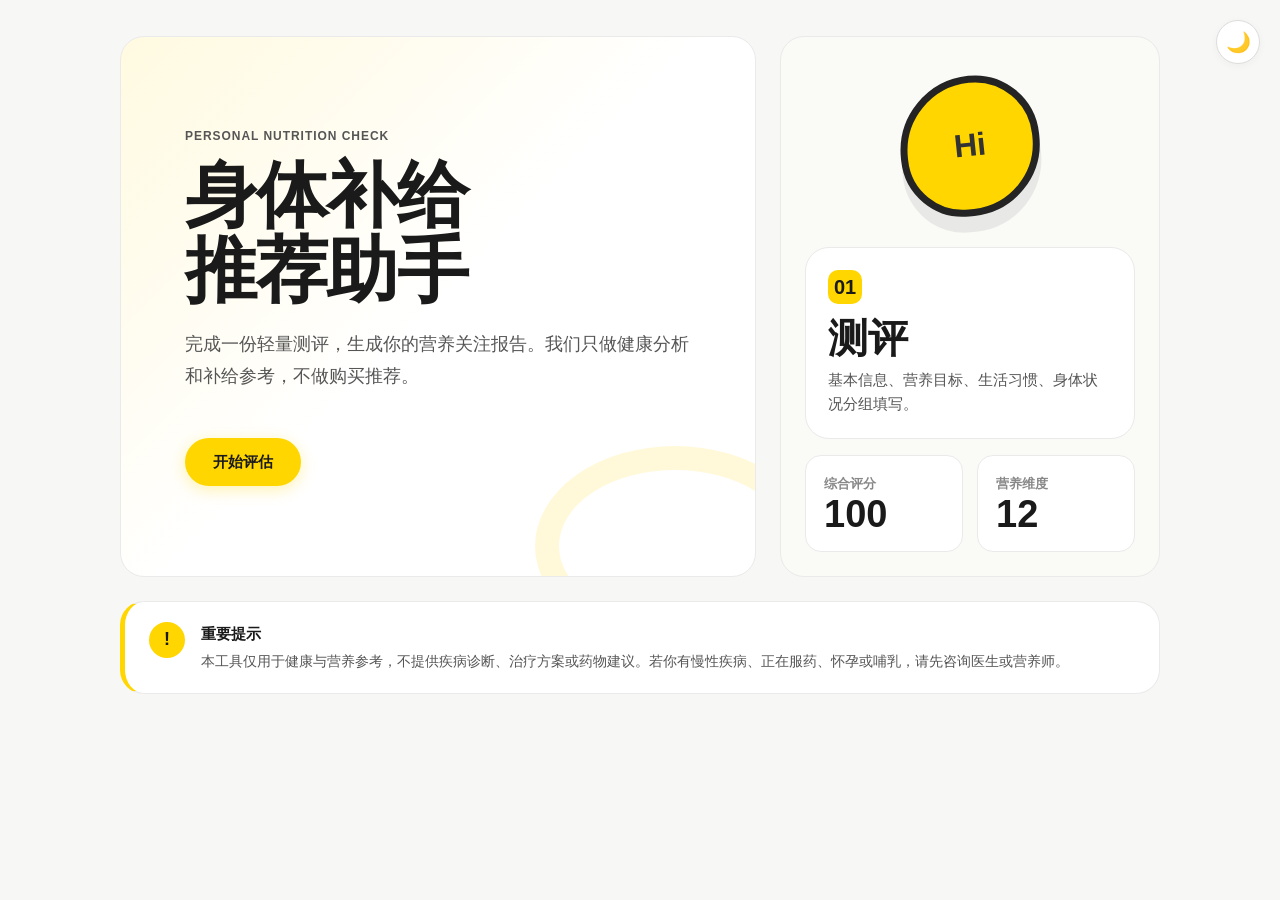
<file: 2026_05/index.html>
<!DOCTYPE html>
<html lang="zh-CN" data-theme="light">
<head>
  <meta charset="UTF-8">
  <meta name="viewport" content="width=device-width, initial-scale=1.0">
  <title>身体补给推荐助手</title>
  <link rel="stylesheet" href="style.css">
</head>
<body>
  <a href="#assessment" class="skip-link">跳到主要内容</a>

  <button class="theme-toggle" id="themeToggle" aria-label="切换深色模式" title="切换深色模式">
    <span class="theme-icon" aria-hidden="true">🌙</span>
  </button>

  <main class="app-shell">
    <!-- ===== Hero ===== -->
    <section class="hero" id="hero" aria-labelledby="heroTitle">
      <div class="hero-copy">
        <p class="eyebrow">Personal Nutrition Check</p>
        <h1 id="heroTitle">身体补给<br>推荐助手</h1>
        <p class="hero-text">完成一份轻量测评，生成你的营养关注报告。我们只做健康分析和补给参考，不做购买推荐。</p>
        <div class="hero-actions">
          <button class="primary-btn" id="startBtn" aria-label="开始健康评估">开始评估</button>
        </div>
      </div>
      <div class="hero-panel" aria-hidden="true">
        <div class="lemon-orbit">
          <div class="lemon-face">Hi</div>
        </div>
        <div class="wellness-card main">
          <span class="spark">01</span>
          <strong>测评</strong>
          <p>基本信息、营养目标、生活习惯、身体状况分组填写。</p>
        </div>
        <div class="mini-stats">
          <div class="metric-card peach">
            <span>综合评分</span>
            <strong>100</strong>
          </div>
          <div class="metric-card mint">
            <span>营养维度</span>
            <strong>12</strong>
          </div>
        </div>
      </div>
    </section>

    <!-- ===== Notice ===== -->
    <section class="notice" aria-label="重要提示">
      <div class="notice-icon" aria-hidden="true">!</div>
      <div>
        <strong>重要提示</strong>
        <p>本工具仅用于健康与营养参考，不提供疾病诊断、治疗方案或药物建议。若你有慢性疾病、正在服药、怀孕或哺乳，请先咨询医生或营养师。</p>
      </div>
    </section>

    <!-- ===== Assessment ===== -->
    <section class="assessment" id="assessment" hidden aria-labelledby="stepTitle">
      <header class="assessment-header">
        <div>
          <p class="eyebrow">Questionnaire</p>
          <h2 id="stepTitle">基本信息</h2>
          <p class="step-hint" id="stepHint">先了解你的基础状态，后面的推荐会更准确。</p>
        </div>
        <span class="step-count" id="stepCount" aria-live="polite">1 / 4</span>
      </header>

      <nav class="stage-map" id="stageMap" aria-label="问卷阶段">
        <span>基本信息</span>
        <span>健康状况</span>
        <span>生活习惯</span>
        <span>确认提交</span>
      </nav>

      <div class="progress-track" role="progressbar" aria-valuenow="25" aria-valuemin="0" aria-valuemax="100" aria-label="问卷完成进度">
        <div class="progress-fill" id="progressFill"></div>
      </div>
      <p class="form-message" id="formMessage" role="alert"></p>

      <form id="healthForm" novalidate>
        <!-- Step 0: Basic Info -->
        <div class="form-step active" data-step="0">
          <div class="field-grid">
            <label class="field">
              <span>性别</span>
              <select name="gender" required>
                <option value="">请选择</option>
                <option value="male">男</option>
                <option value="female">女</option>
                <option value="other">其他</option>
                <option value="unknown">不愿透露</option>
              </select>
            </label>
            <label class="field">
              <span>年龄段</span>
              <select name="ageGroup" required>
                <option value="">请选择</option>
                <option value="under18">18 岁以下</option>
                <option value="18-30">18-30</option>
                <option value="31-45">31-45</option>
                <option value="46-60">46-60</option>
                <option value="60plus">60 岁以上</option>
              </select>
            </label>
            <label class="field">
              <span>饮食类型</span>
              <select name="dietType" required>
                <option value="">请选择</option>
                <option value="normal">普通饮食</option>
                <option value="vegetarian">素食</option>
                <option value="vegan">纯素</option>
                <option value="lowSugar">控糖饮食</option>
                <option value="lowSalt">低盐饮食</option>
                <option value="highProtein">高蛋白饮食</option>
              </select>
            </label>
            <label class="field">
              <span>身高 (cm)</span>
              <input type="number" name="height" min="120" max="230" placeholder="例如 168" required>
              <span class="field-hint" id="heightHint"></span>
            </label>
            <label class="field">
              <span>体重 (kg)</span>
              <input type="number" name="weight" min="30" max="220" placeholder="例如 58" required>
              <span class="field-hint" id="weightHint"></span>
            </label>
            <fieldset class="field goal-field">
              <legend>主要目标（可多选）</legend>
              <div class="multi-choice-grid">
                <label class="choice chip-choice"><input type="checkbox" name="goals" value="energy">提升精力</label>
                <label class="choice chip-choice"><input type="checkbox" name="goals" value="skin">皮肤与状态</label>
                <label class="choice chip-choice"><input type="checkbox" name="goals" value="eye">护眼疲劳</label>
                <label class="choice chip-choice"><input type="checkbox" name="goals" value="fitness">运动恢复</label>
                <label class="choice chip-choice"><input type="checkbox" name="goals" value="immunity">免疫支持</label>
                <label class="choice chip-choice"><input type="checkbox" name="goals" value="general">综合健康</label>
              </div>
            </fieldset>
            <label class="field">
              <span>平均睡眠时长</span>
              <select name="sleepHours" required>
                <option value="">请选择</option>
                <option value="under5">少于 5 小时</option>
                <option value="5-6">5-6 小时</option>
                <option value="6-7">6-7 小时</option>
                <option value="7-8">7-8 小时</option>
                <option value="8plus">8 小时以上</option>
              </select>
            </label>
            <label class="field">
              <span>每周运动频率</span>
              <select name="exerciseFreq" required>
                <option value="">请选择</option>
                <option value="none">几乎不运动</option>
                <option value="1-2">1-2 次</option>
                <option value="3-4">3-4 次</option>
                <option value="5plus">5 次以上</option>
              </select>
            </label>
            <label class="field">
              <span>特殊状态</span>
              <select name="specialStatus" required>
                <option value="">请选择</option>
                <option value="none">无</option>
                <option value="pregnant">怀孕</option>
                <option value="preparing">备孕</option>
                <option value="breastfeeding">哺乳</option>
                <option value="unknown">不愿透露</option>
              </select>
            </label>
            <label class="field">
              <span>近期体检情况</span>
              <select name="checkup" required>
                <option value="">请选择</option>
                <option value="recent">半年内体检过</option>
                <option value="year">一年内体检过</option>
                <option value="long">超过一年未体检</option>
                <option value="never">很少体检</option>
              </select>
            </label>
          </div>
        </div>

        <!-- Step 1: Health Risks -->
        <div class="form-step" data-step="1">
          <div class="question-list" id="healthRiskQuestions"></div>
        </div>

        <!-- Step 2: Lifestyle -->
        <div class="form-step" data-step="2">
          <div class="question-list" id="lifestyleQuestions"></div>
        </div>

        <!-- Step 3: Confirm -->
        <div class="form-step" data-step="3">
          <div class="review-box">
            <div class="review-icon" aria-hidden="true">OK</div>
            <h3>准备生成你的营养关注报告</h3>
            <p>报告会综合基础信息、健康风险、生活习惯和饮食偏好，给出关注维度、可能适合了解的营养素、食物优先建议和补剂注意事项。</p>
            <button class="primary-btn" type="button" id="submitBtn">生成建议</button>
          </div>
        </div>

        <footer class="form-actions">
          <button class="secondary-btn" type="button" id="prevBtn" aria-label="返回上一步">上一步</button>
          <button class="primary-btn" type="button" id="nextBtn" aria-label="进入下一步">下一步</button>
        </footer>
      </form>
    </section>

    <!-- ===== Results ===== -->
    <section class="results" id="results" hidden aria-labelledby="resultsTitle">
      <header class="results-header">
        <div>
          <p class="eyebrow">Personal Report</p>
          <h2 id="resultsTitle">你的营养关注报告</h2>
          <p class="step-hint">这是一份参考报告，重点是帮助你发现习惯和营养关注点。</p>
        </div>
        <div class="results-actions">
          <button class="secondary-btn" id="editAnswersBtn">修改答案</button>
          <button class="secondary-btn" id="exportBtn">导出报告</button>
          <button class="secondary-btn" id="restartBtn">重新评估</button>
        </div>
      </header>

      <!-- Summary page -->
      <section class="summary-page" id="summaryPage">
        <aside class="summary-panel">
          <h3>健康画像</h3>
          <div id="trustNotice" hidden></div>
          <div id="summaryTags" class="tag-list"></div>
          <div class="bmi-card" id="bmiCard"></div>
          <div class="supplement-push" id="supplementPush"></div>
          <div class="supplement-interaction-area" id="supplementInteractionArea"></div>
          <div class="summary-advice" id="summaryAdvice"></div>
          <div class="score-list" id="scoreList"></div>
          <div class="checklist-area" id="checklistArea"></div>
        </aside>
        <button class="primary-btn detail-report-btn" id="detailReportBtn" type="button">查看详细报告</button>
      </section>

      <!-- Detail report -->
      <div class="result-layout" id="detailReport" hidden>
        <div class="recommendation-area">
          <div class="safety-card" id="safetyCard"></div>
          <div class="analysis-card" id="analysisCard"></div>
          <div class="recommendation-grid" id="recommendationGrid"></div>
          <div class="action-card">
            <h3>你的饮食与补给节奏</h3>
            <div id="actionList"></div>
          </div>
        </div>
      </div>
    </section>
  </main>

  <!-- Toast notification -->
  <div class="toast" id="toast" role="status" aria-live="polite" hidden></div>

  <!-- Confetti container -->
  <div class="confetti-container" id="confettiContainer" aria-hidden="true"></div>

  <script src="script.js"></script>
</body>
</html>
</file>
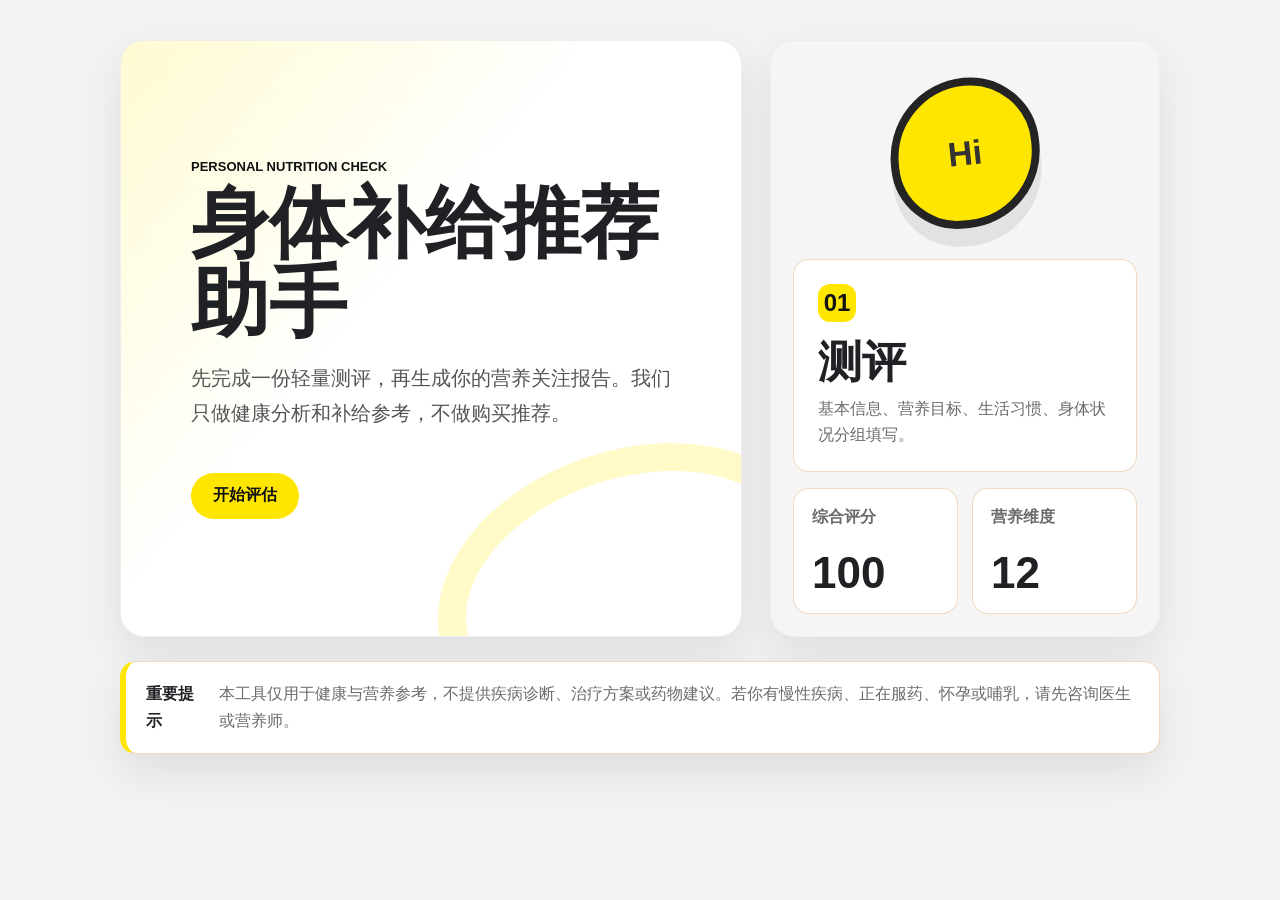
<file: 2026_05/deploy_health_supplement/index.html>
<!DOCTYPE html>
<html lang="zh-CN">
<head>
  <meta charset="UTF-8">
  <meta name="viewport" content="width=device-width, initial-scale=1.0">
  <title>身体补给推荐助手</title>
  <link rel="stylesheet" href="style.css">
</head>
<body>
  <main class="app-shell">
    <section class="hero" id="hero">
      <div class="hero-copy">
        <p class="eyebrow">Personal Nutrition Check</p>
        <h1>身体补给推荐助手</h1>
        <p class="hero-text">先完成一份轻量测评，再生成你的营养关注报告。我们只做健康分析和补给参考，不做购买推荐。</p>
        <div class="hero-actions">
          <button class="primary-btn" id="startBtn">开始评估</button>
        </div>
      </div>
      <div class="hero-panel" aria-label="评估摘要示意">
        <div class="lemon-orbit" aria-hidden="true">
          <div class="lemon-face">Hi</div>
        </div>
        <div class="wellness-card main">
          <span class="spark">01</span>
          <strong>测评</strong>
          <p>基本信息、营养目标、生活习惯、身体状况分组填写。</p>
        </div>
        <div class="mini-stats">
          <div class="metric-card peach">
            <span>综合评分</span>
            <strong>100</strong>
          </div>
          <div class="metric-card mint">
            <span>营养维度</span>
            <strong>12</strong>
          </div>
        </div>
      </div>
    </section>

    <section class="notice">
      <strong>重要提示</strong>
      <span>本工具仅用于健康与营养参考，不提供疾病诊断、治疗方案或药物建议。若你有慢性疾病、正在服药、怀孕或哺乳，请先咨询医生或营养师。</span>
    </section>

    <section class="assessment" id="assessment" hidden>
      <header class="assessment-header">
        <div>
          <p class="eyebrow">Questionnaire</p>
          <h2 id="stepTitle">基本信息</h2>
          <p class="step-hint" id="stepHint">先了解你的基础状态，后面的推荐会更准确。</p>
        </div>
        <span class="step-count" id="stepCount">1 / 4</span>
      </header>

      <nav class="stage-map" id="stageMap" aria-label="问卷阶段">
        <span>基本信息</span>
        <span>健康状况</span>
        <span>生活习惯</span>
        <span>生成报告</span>
      </nav>

      <div class="progress-track" aria-hidden="true">
        <div class="progress-fill" id="progressFill"></div>
      </div>
      <p class="form-message" id="formMessage" role="alert"></p>

      <form id="healthForm" novalidate>
        <div class="form-step active" data-step="0">
          <div class="field-grid">
            <label class="field">
              <span>性别</span>
              <select name="gender" required>
                <option value="">请选择</option>
                <option value="male">男</option>
                <option value="female">女</option>
                <option value="other">其他</option>
                <option value="unknown">不愿透露</option>
              </select>
            </label>
            <label class="field">
              <span>年龄段</span>
              <select name="ageGroup" required>
                <option value="">请选择</option>
                <option value="under18">18 岁以下</option>
                <option value="18-30">18-30</option>
                <option value="31-45">31-45</option>
                <option value="46-60">46-60</option>
                <option value="60plus">60 岁以上</option>
              </select>
            </label>
            <label class="field">
              <span>饮食类型</span>
              <select name="dietType" required>
                <option value="">请选择</option>
                <option value="normal">普通饮食</option>
                <option value="vegetarian">素食</option>
                <option value="vegan">纯素</option>
                <option value="lowSugar">控糖饮食</option>
                <option value="lowSalt">低盐饮食</option>
                <option value="highProtein">高蛋白饮食</option>
              </select>
            </label>
            <label class="field">
              <span>身高</span>
              <input type="number" name="height" min="120" max="230" placeholder="例如 168 cm" required>
            </label>
            <label class="field">
              <span>体重</span>
              <input type="number" name="weight" min="30" max="220" placeholder="例如 58 kg" required>
            </label>
            <fieldset class="field goal-field">
              <legend>主要目标（可多选）</legend>
              <div class="multi-choice-grid">
                <label class="choice chip-choice"><input type="checkbox" name="goals" value="energy">提升精力</label>
                <label class="choice chip-choice"><input type="checkbox" name="goals" value="skin">皮肤与状态</label>
                <label class="choice chip-choice"><input type="checkbox" name="goals" value="eye">护眼疲劳</label>
                <label class="choice chip-choice"><input type="checkbox" name="goals" value="fitness">运动恢复</label>
                <label class="choice chip-choice"><input type="checkbox" name="goals" value="immunity">免疫支持</label>
                <label class="choice chip-choice"><input type="checkbox" name="goals" value="general">综合健康</label>
              </div>
            </fieldset>
            <label class="field">
              <span>平均睡眠时长</span>
              <select name="sleepHours" required>
                <option value="">请选择</option>
                <option value="under5">少于 5 小时</option>
                <option value="5-6">5-6 小时</option>
                <option value="6-7">6-7 小时</option>
                <option value="7-8">7-8 小时</option>
                <option value="8plus">8 小时以上</option>
              </select>
            </label>
            <label class="field">
              <span>每周运动频率</span>
              <select name="exerciseFreq" required>
                <option value="">请选择</option>
                <option value="none">几乎不运动</option>
                <option value="1-2">1-2 次</option>
                <option value="3-4">3-4 次</option>
                <option value="5plus">5 次以上</option>
              </select>
            </label>
            <label class="field">
              <span>特殊状态</span>
              <select name="specialStatus" required>
                <option value="">请选择</option>
                <option value="none">无</option>
                <option value="pregnant">怀孕</option>
                <option value="preparing">备孕</option>
                <option value="breastfeeding">哺乳</option>
                <option value="unknown">不愿透露</option>
              </select>
            </label>
            <label class="field">
              <span>近期体检情况</span>
              <select name="checkup" required>
                <option value="">请选择</option>
                <option value="recent">半年内体检过</option>
                <option value="year">一年内体检过</option>
                <option value="long">超过一年未体检</option>
                <option value="never">很少体检</option>
              </select>
            </label>
          </div>
        </div>

        <div class="form-step" data-step="1">
          <div class="question-list" id="healthRiskQuestions"></div>
        </div>

        <div class="form-step" data-step="2">
          <div class="question-list" id="lifestyleQuestions"></div>
        </div>

        <div class="form-step" data-step="3">
          <div class="review-box">
            <div class="review-icon">OK</div>
            <h3>准备生成你的营养关注报告</h3>
            <p>报告会综合基础信息、健康风险、生活习惯和饮食偏好，给出关注维度、可能适合了解的营养素、食物优先建议和补剂注意事项。</p>
            <button class="primary-btn" type="button" id="submitBtn">生成建议</button>
          </div>
        </div>

        <footer class="form-actions">
          <button class="secondary-btn" type="button" id="prevBtn">上一步</button>
          <button class="primary-btn" type="button" id="nextBtn">下一步</button>
        </footer>
      </form>
    </section>

    <section class="results" id="results" hidden>
      <header class="results-header">
        <div>
          <p class="eyebrow">Personal Report</p>
          <h2>你的营养关注报告</h2>
          <p class="step-hint">这是一份参考报告，重点是帮助你发现习惯和营养关注点。</p>
        </div>
        <button class="secondary-btn" id="restartBtn">重新评估</button>
      </header>
      <section class="summary-page" id="summaryPage">
        <aside class="summary-panel">
          <h3>健康画像</h3>
          <div id="summaryTags" class="tag-list"></div>
          <div class="bmi-card" id="bmiCard"></div>
          <div class="supplement-push" id="supplementPush"></div>
          <div class="summary-advice" id="summaryAdvice"></div>
          <div class="score-list" id="scoreList"></div>
        </aside>
        <button class="primary-btn detail-report-btn" id="detailReportBtn" type="button">生成详细报告</button>
      </section>
      <div class="result-layout" id="detailReport" hidden>
        <div class="recommendation-area">
          <div class="safety-card" id="safetyCard"></div>
          <div class="analysis-card" id="analysisCard"></div>
          <div class="recommendation-grid" id="recommendationGrid"></div>
          <div class="action-card">
            <h3>下一步行动</h3>
            <ul id="actionList"></ul>
          </div>
        </div>
      </div>
    </section>
  </main>

  <script src="script.js"></script>
</body>
</html>
</file>
<file: 2026_05/style.css>
/* ==============================================
   Health Supplement Advisor — Design System
   LemonBox-inspired: clean, warm, trustworthy
   ============================================== */

/* ----- CSS Variables ----- */
:root {
  --yellow: #ffd600;
  --yellow-light: #fff4b3;
  --yellow-warm: #fff9db;
  --ink: #1a1a1a;
  --ink-secondary: #555555;
  --ink-muted: #888888;
  --surface: #ffffff;
  --bg: #f7f7f5;
  --bg-warm: #fafaf7;
  --line: #eaeaea;
  --line-strong: #dcdcdc;
  --red: #e04e3d;
  --red-light: #fef0ee;
  --green: #2ea87a;
  --radius-sm: 10px;
  --radius: 16px;
  --radius-lg: 24px;
  --radius-full: 999px;
  --shadow-sm: 0 2px 8px rgba(0,0,0,0.04);
  --shadow: 0 8px 30px rgba(0,0,0,0.07);
  --shadow-lg: 0 20px 50px rgba(0,0,0,0.10);
  --transition: 0.22s cubic-bezier(0.4, 0, 0.2, 1);
}

/* ----- Reset ----- */
*, *::before, *::after { box-sizing: border-box; }

body {
  margin: 0;
  font-family: "PingFang SC", "Microsoft YaHei", -apple-system, BlinkMacSystemFont, "Segoe UI", sans-serif;
  background: var(--bg);
  color: var(--ink);
  line-height: 1.6;
  -webkit-font-smoothing: antialiased;
}

button, select, input, textarea {
  font: inherit;
  color: inherit;
}

h1, h2, h3, p { margin-top: 0; }

ul { padding-left: 20px; }

/* ----- Skip Link ----- */
.skip-link {
  position: fixed;
  top: -100%;
  left: 16px;
  z-index: 1000;
  padding: 12px 20px;
  border-radius: var(--radius-full);
  background: var(--ink);
  color: #fff;
  font-weight: 700;
  text-decoration: none;
}
.skip-link:focus { top: 16px; }

/* ----- App Shell ----- */
.app-shell {
  width: min(1040px, calc(100% - 28px));
  margin: 0 auto;
  padding: 36px 0 64px;
}

/* ----- Hero Section ----- */
.hero {
  display: grid;
  grid-template-columns: minmax(0, 1fr) 380px;
  gap: 24px;
  align-items: stretch;
  min-height: 480px;
}

.hero-copy {
  position: relative;
  display: flex;
  flex-direction: column;
  justify-content: center;
  padding: clamp(36px, 6vw, 64px);
  border-radius: var(--radius-lg);
  background: linear-gradient(135deg, rgba(255,214,0,0.12) 0%, transparent 50%), var(--surface);
  border: 1px solid var(--line);
  overflow: hidden;
}

.hero-copy::after {
  content: "";
  position: absolute;
  right: -60px;
  bottom: -70px;
  width: 280px;
  height: 200px;
  border: 24px solid rgba(255,214,0,0.15);
  border-radius: 50%;
  pointer-events: none;
}

.hero-panel {
  display: grid;
  gap: 16px;
  padding: 24px;
  border-radius: var(--radius-lg);
  background: var(--bg-warm);
  border: 1px solid var(--line);
}

/* Eyebrow */
.eyebrow {
  margin: 0 0 12px;
  color: var(--ink-secondary);
  font-size: 12px;
  font-weight: 800;
  letter-spacing: 0.08em;
  text-transform: uppercase;
}

/* Headings */
h1 {
  max-width: 600px;
  margin-bottom: 20px;
  font-size: clamp(44px, 6.5vw, 72px);
  line-height: 1.05;
  letter-spacing: -0.02em;
  font-weight: 900;
}

h2 {
  margin-bottom: 8px;
  font-size: 30px;
  line-height: 1.2;
  font-weight: 800;
}

h3 {
  margin-bottom: 12px;
  font-size: 20px;
  font-weight: 800;
}

.hero-text {
  position: relative;
  z-index: 1;
  max-width: 560px;
  color: var(--ink-secondary);
  font-size: 18px;
  line-height: 1.75;
}

.hero-actions {
  position: relative;
  z-index: 1;
  display: flex;
  flex-wrap: wrap;
  gap: 12px;
  align-items: center;
  margin-top: 28px;
}

/* ----- Buttons ----- */
.primary-btn, .secondary-btn {
  display: inline-flex;
  align-items: center;
  justify-content: center;
  gap: 8px;
  min-height: 48px;
  border: 0;
  border-radius: var(--radius-full);
  padding: 0 28px;
  cursor: pointer;
  font-weight: 800;
  font-size: 15px;
  transition: transform var(--transition), background var(--transition), box-shadow var(--transition);
  white-space: nowrap;
}

.primary-btn {
  background: var(--yellow);
  color: var(--ink);
  box-shadow: 0 4px 16px rgba(255,214,0,0.30);
}

.primary-btn:hover {
  background: #ffe840;
  transform: translateY(-2px);
  box-shadow: 0 8px 26px rgba(255,214,0,0.40);
}

.primary-btn:active {
  transform: translateY(0);
  box-shadow: 0 2px 8px rgba(255,214,0,0.25);
}

.primary-btn:focus-visible {
  outline: 3px solid var(--yellow);
  outline-offset: 3px;
}

.secondary-btn {
  background: var(--surface);
  color: var(--ink);
  border: 1.5px solid var(--line-strong);
}

.secondary-btn:hover {
  background: var(--bg);
  border-color: var(--ink-secondary);
  transform: translateY(-1px);
}

.secondary-btn:active {
  transform: translateY(0);
}

.secondary-btn:focus-visible {
  outline: 3px solid var(--yellow);
  outline-offset: 2px;
}

/* ----- Notice ----- */
.notice {
  display: flex;
  gap: 16px;
  margin: 24px 0;
  padding: 20px 24px;
  border-radius: var(--radius-lg);
  background: var(--surface);
  border: 1px solid var(--line);
  border-left: 5px solid var(--yellow);
}

.notice-icon {
  display: flex;
  width: 36px;
  height: 36px;
  flex-shrink: 0;
  align-items: center;
  justify-content: center;
  border-radius: 50%;
  background: var(--yellow);
  font-weight: 900;
  font-size: 18px;
}

.notice strong {
  display: block;
  margin-bottom: 4px;
  font-size: 15px;
}

.notice p {
  margin: 0;
  color: var(--ink-secondary);
  font-size: 14px;
  line-height: 1.65;
}

/* ----- Assessment Shell ----- */
.assessment, .results {
  border-radius: var(--radius-lg);
  padding: 32px;
}

.assessment {
  min-height: 700px;
  background: var(--bg-warm);
  border: 1px solid var(--line);
}

/* Assessment Header */
.assessment-header, .results-header {
  display: flex;
  align-items: flex-start;
  justify-content: space-between;
  gap: 20px;
  margin-bottom: 20px;
}

.step-hint {
  color: var(--ink-muted);
  font-size: 14px;
  line-height: 1.5;
}

.step-count {
  flex-shrink: 0;
  display: flex;
  align-items: center;
  justify-content: center;
  min-width: 70px;
  height: 36px;
  border-radius: var(--radius-full);
  background: var(--surface);
  font-size: 14px;
  font-weight: 800;
  letter-spacing: 0.02em;
}

/* Stage Map */
.stage-map {
  display: grid;
  grid-template-columns: repeat(4, 1fr);
  gap: 8px;
  margin: 0 0 16px;
}

.stage-map span {
  display: flex;
  flex-direction: column;
  align-items: center;
  gap: 8px;
  padding: 12px 6px;
  color: var(--ink-muted);
  font-size: 13px;
  font-weight: 800;
  text-align: center;
  transition: color var(--transition);
}

.stage-map span::before {
  content: "";
  width: 16px;
  height: 16px;
  border: 2.5px solid #ccc;
  border-radius: 50%;
  background: var(--bg-warm);
  transition: all var(--transition);
}

.stage-map span.is-done { color: var(--ink-secondary); }
.stage-map span.is-done::before {
  border-color: var(--yellow);
  background: var(--yellow);
}
.stage-map span.is-done::after {
  content: "";
  position: absolute;
  width: 8px;
  height: 4px;
  margin-top: -8px;
  border-left: 2px solid var(--ink);
  border-bottom: 2px solid var(--ink);
  transform: rotate(-45deg);
}
.stage-map span { position: relative; }

.stage-map span.is-current {
  color: var(--ink);
}
.stage-map span.is-current::before {
  border-color: var(--ink);
  background: var(--yellow);
  box-shadow: 0 0 0 6px rgba(255,214,0,0.25);
}

/* Progress Track */
.progress-track {
  height: 8px;
  margin: 0 0 20px;
  overflow: hidden;
  border-radius: var(--radius-full);
  background: var(--surface);
}

.progress-fill {
  height: 100%;
  width: 25%;
  border-radius: inherit;
  background: var(--yellow);
  transition: width 0.35s ease;
}

/* Form Message */
.form-message {
  min-height: 24px;
  margin-bottom: 12px;
  color: var(--red);
  font-weight: 700;
  font-size: 14px;
}

/* ----- Form Steps ----- */
.form-step { display: none; }
.form-step.active { display: block; }

/* Field Grid */
.field-grid {
  display: grid;
  grid-template-columns: repeat(2, minmax(0, 1fr));
  gap: 16px;
  max-width: 760px;
  margin: 0 auto;
}

.field {
  display: grid;
  gap: 10px;
  padding: 20px;
  border-radius: var(--radius-lg);
  background: var(--surface);
  border: 1.5px solid transparent;
  transition: border-color var(--transition), box-shadow var(--transition);
}

.field:focus-within {
  border-color: var(--yellow);
  box-shadow: 0 0 0 4px rgba(255,214,0,0.12);
}

.field.is-missing {
  border-color: var(--red);
  box-shadow: 0 0 0 4px rgba(224,78,61,0.10);
  animation: shake 0.4s ease;
}

@keyframes shake {
  0%, 100% { transform: translateX(0); }
  25% { transform: translateX(-6px); }
  75% { transform: translateX(6px); }
}

.field > span:first-child,
.question-title {
  display: block;
  color: var(--ink);
  font-weight: 800;
  font-size: 15px;
  line-height: 1.4;
}

.field-hint {
  display: block;
  color: var(--ink-muted);
  font-size: 12px;
  font-weight: 600;
  min-height: 16px;
}

.field-hint.warn {
  color: var(--red);
}

/* Goal field spans full width */
.goal-field {
  grid-column: 1 / -1;
}

.goal-field legend {
  margin-bottom: 14px;
  color: var(--ink);
  font-size: 15px;
  font-weight: 800;
}

.multi-choice-grid {
  display: grid;
  grid-template-columns: repeat(3, minmax(0, 1fr));
  gap: 10px;
}

/* ----- Form Controls ----- */
select, input {
  width: 100%;
  min-height: 52px;
  border: 1.5px solid var(--line);
  border-radius: var(--radius);
  padding: 0 16px;
  background: var(--bg);
  color: var(--ink);
  font-size: 16px;
  font-weight: 600;
  transition: border-color var(--transition), background var(--transition);
  appearance: none;
}

select {
  background-image: url("data:image/svg+xml,%3Csvg xmlns='http://www.w3.org/2000/svg' width='12' height='8'%3E%3Cpath d='M1 1l5 5 5-5' stroke='%23555' stroke-width='2' fill='none'/%3E%3C/svg%3E");
  background-repeat: no-repeat;
  background-position: right 16px center;
  padding-right: 40px;
  cursor: pointer;
}

select:hover, input:hover {
  border-color: #ccc;
}

select:focus, input:focus {
  outline: none;
  border-color: var(--yellow);
  background: #fffef7;
  box-shadow: 0 0 0 3px rgba(255,214,0,0.10);
}

/* ----- Question Cards ----- */
.question-list {
  display: grid;
  gap: 14px;
}

.question-card {
  padding: 20px 24px;
  border-radius: var(--radius-lg);
  background: var(--surface);
  border: 1.5px solid transparent;
  transition: border-color var(--transition), box-shadow var(--transition);
}

.question-card:focus-within {
  border-color: var(--yellow);
  box-shadow: 0 0 0 3px rgba(255,214,0,0.08);
}

.question-card.is-missing {
  border-color: var(--red);
  box-shadow: 0 0 0 4px rgba(224,78,61,0.10);
  animation: shake 0.4s ease;
}

.question-card .question-title {
  margin-bottom: 16px;
  color: var(--ink);
  font-size: 16px;
  font-weight: 800;
  line-height: 1.5;
  text-align: center;
}

.question-meta {
  display: inline-flex;
  margin-bottom: 12px;
  border-radius: var(--radius-full);
  padding: 5px 14px;
  background: var(--line);
  color: var(--ink-secondary);
  font-size: 12px;
  font-weight: 800;
}

.targeted-question .question-meta {
  background: var(--yellow-light);
  color: var(--ink);
}

.question-summary {
  max-width: 600px;
  margin: 8px auto 0;
  padding: 20px 24px;
  border-radius: var(--radius-lg);
  background: var(--surface);
  text-align: center;
}

.question-summary p {
  margin: 0;
  color: var(--ink-secondary);
  font-size: 14px;
  line-height: 1.6;
}

/* ----- Option Rows (Radio Buttons) ----- */
.option-row {
  display: grid;
  grid-template-columns: repeat(2, minmax(0, 1fr));
  gap: 10px;
  max-width: 600px;
  margin: 0 auto;
}

.choice {
  position: relative;
  display: flex;
  min-height: 48px;
  align-items: center;
  justify-content: center;
  border: 1.5px solid var(--line);
  border-radius: var(--radius);
  padding: 12px 16px;
  background: var(--bg);
  color: var(--ink-secondary);
  font-size: 15px;
  font-weight: 700;
  cursor: pointer;
  text-align: center;
  transition: all var(--transition);
  user-select: none;
}

.choice:hover {
  border-color: #ccc;
  background: #fafafa;
}

.choice input {
  position: absolute;
  opacity: 0;
  pointer-events: none;
}

.choice:has(input:checked) {
  background: var(--ink);
  color: var(--surface);
  border-color: var(--ink);
}

.choice:focus-within {
  outline: 2px solid var(--yellow);
  outline-offset: 2px;
}

/* Chip choice (multi-select) */
.chip-choice {
  min-height: 50px;
  border-radius: var(--radius);
}

.chip-choice:has(input:checked) {
  background: var(--yellow);
  color: var(--ink);
  border-color: var(--yellow);
}

/* ----- Review Box ----- */
.review-box {
  max-width: 560px;
  margin: 0 auto;
  padding: 40px;
  border-radius: var(--radius-lg);
  background: var(--surface);
  text-align: center;
}

.review-icon {
  display: inline-flex;
  width: 64px;
  height: 64px;
  align-items: center;
  justify-content: center;
  margin-bottom: 20px;
  border-radius: 20px;
  background: var(--yellow);
  color: var(--ink);
  font-size: 28px;
  font-weight: 900;
}

.review-box p {
  margin-bottom: 24px;
  color: var(--ink-secondary);
  line-height: 1.7;
}

/* ----- Form Actions Footer ----- */
.form-actions {
  display: flex;
  justify-content: space-between;
  gap: 16px;
  max-width: 560px;
  margin: 32px auto 0;
}

/* ----- Results ----- */
.results {
  background: var(--bg-warm);
  border: 1px solid var(--line);
}

.results-header {
  margin-bottom: 28px;
}

.results-actions {
  display: flex;
  flex-wrap: wrap;
  gap: 10px;
  flex-shrink: 0;
}

/* Summary Page */
.summary-page {
  display: grid;
  gap: 24px;
  max-width: 680px;
  margin: 0 auto;
}

.summary-panel {
  padding: 28px;
  border-radius: var(--radius-lg);
  background: var(--surface);
  border: 1px solid var(--line);
}

.tag-list {
  display: flex;
  flex-wrap: wrap;
  gap: 8px;
  margin-bottom: 20px;
}

.tag {
  display: inline-flex;
  align-items: center;
  min-height: 32px;
  border-radius: var(--radius-full);
  padding: 0 14px;
  background: var(--yellow-warm);
  color: var(--ink);
  font-size: 13px;
  font-weight: 800;
}

/* BMI Card */
.bmi-card {
  margin-top: 20px;
  padding: 20px;
  border-radius: var(--radius);
  background: #fafafa;
}

.bmi-card > span {
  color: var(--ink-muted);
  font-size: 12px;
  font-weight: 800;
  text-transform: uppercase;
}

.bmi-card > strong {
  display: block;
  margin: 8px 0;
  font-size: 44px;
  line-height: 1;
  font-weight: 900;
  text-decoration: underline;
  text-decoration-color: var(--yellow);
  text-decoration-thickness: 8px;
  text-underline-offset: -3px;
}

.bmi-card p {
  margin: 0;
  color: var(--ink-secondary);
  font-size: 14px;
  line-height: 1.6;
}

/* Supplement Push */
.supplement-push, .summary-advice {
  margin-top: 18px;
  padding: 20px;
  border-radius: var(--radius);
  background: #fafafa;
}

.supplement-push h4, .summary-advice h4 {
  margin: 0 0 10px;
  font-size: 16px;
}

.push-list {
  display: flex;
  flex-wrap: wrap;
  gap: 8px;
  margin-top: 12px;
}

.push-list span {
  display: inline-flex;
  min-height: 32px;
  align-items: center;
  border-radius: var(--radius-full);
  padding: 0 14px;
  background: var(--yellow);
  color: var(--ink);
  font-size: 13px;
  font-weight: 800;
}

.summary-advice ul {
  margin: 0;
}

.summary-advice li {
  margin-bottom: 8px;
  color: var(--ink-secondary);
  line-height: 1.6;
}

/* Score List */
.score-list {
  display: grid;
  gap: 12px;
  margin-top: 24px;
}

.score-row {
  display: grid;
  grid-template-columns: 1fr auto;
  gap: 8px;
  align-items: center;
}

.score-row span {
  color: var(--ink-secondary);
  font-size: 14px;
  font-weight: 700;
}

.score-row strong {
  font-size: 16px;
}

.score-bar {
  grid-column: 1 / -1;
  height: 8px;
  overflow: hidden;
  border-radius: var(--radius-full);
  background: #eee;
}

.score-bar i {
  display: block;
  height: 100%;
  border-radius: inherit;
  background: var(--yellow);
  transition: width 0.5s ease;
}

/* Detail Report Btn */
.detail-report-btn {
  width: min(360px, 100%);
  margin: 0 auto;
}

/* ----- Detail Report Area ----- */
.result-layout {
  max-width: 100%;
  margin-top: 28px;
}

.recommendation-area {
  display: grid;
  gap: 20px;
  width: 100%;
}

/* Safety Card */
.safety-card {
  padding: 24px;
  border-radius: var(--radius-lg);
  background: var(--surface);
  border-left: 5px solid var(--yellow);
}

.safety-card.high-risk {
  border-left-color: var(--red);
  background: var(--red-light);
}

.safety-card h3 { margin-bottom: 10px; }
.safety-card p { margin: 0; color: var(--ink-secondary); line-height: 1.65; }

/* Analysis Card */
.analysis-card {
  padding: 28px;
  border-radius: var(--radius-lg);
  background: var(--surface);
}

.report-score {
  display: grid;
  grid-template-columns: minmax(0, 1fr) minmax(240px, 300px);
  gap: 28px;
  align-items: center;
}

.report-score h3 {
  line-height: 1.3;
}

.report-score h3 strong {
  display: inline-block;
  margin: 0 4px;
  font-size: 64px;
  line-height: 0.85;
  vertical-align: middle;
  text-decoration: underline;
  text-decoration-color: var(--yellow);
  text-decoration-thickness: 10px;
  text-underline-offset: -4px;
}

.report-score h3 span {
  color: var(--ink-muted);
  font-size: 18px;
}

/* Radar Chart */
.radar-chart {
  width: 100%;
  max-width: 270px;
  justify-self: center;
}

.radar-grid polygon {
  fill: none;
  stroke: #e8e8e8;
  stroke-width: 1.5;
}

.radar-grid line {
  stroke: #eaeaea;
}

.radar-grid text {
  fill: var(--ink-secondary);
  font-size: 12px;
  text-anchor: middle;
  font-weight: 700;
}

.radar-area {
  fill: rgba(255,214,0,0.55);
  stroke: var(--yellow);
  stroke-width: 2.5;
}

.radar-total {
  fill: var(--ink);
  font-size: 38px;
  font-weight: 900;
  text-anchor: middle;
}

/* Recommendation Grid */
.recommendation-grid {
  display: grid;
  gap: 20px;
}

/* Plan Card */
.plan-card {
  display: grid;
  grid-template-columns: minmax(140px, 200px) minmax(0, 1fr);
  gap: 24px;
  padding: 24px;
  border-radius: var(--radius-lg);
  background: var(--surface);
  border: 1px solid var(--line);
}

.plan-visual {
  position: relative;
  width: 100%;
  aspect-ratio: 3 / 4;
  min-height: 260px;
  border-radius: 16px;
  background:
    linear-gradient(180deg, rgba(255,255,255,0.04), rgba(0,0,0,0.08)),
    url("assets/wellness-report-portrait-atlas-12.png");
  background-size: 400% 300%;
  background-position: 0 0;
  overflow: hidden;
}

.plan-visual::after {
  content: "";
  position: absolute;
  inset: 0;
  background: linear-gradient(180deg, rgba(255,255,255,.06), transparent 40%, rgba(0,0,0,.08));
  pointer-events: none;
}

.plan-visual::before {
  content: "";
  position: absolute;
  left: 14px;
  top: 14px;
  width: 40px;
  height: 40px;
  border-radius: 50%;
  background: var(--yellow);
  border: 3px solid rgba(255,255,255,.9);
  box-shadow: 0 8px 18px rgba(0,0,0,.10);
}

.plan-content h3 {
  margin-bottom: 10px;
  font-size: 26px;
}

.plan-content > p {
  color: var(--ink-secondary);
  font-size: 15px;
  line-height: 1.65;
}

/* Level badge */
.level {
  display: inline-flex;
  margin-bottom: 10px;
  border-radius: var(--radius-full);
  padding: 5px 12px;
  background: #f0f0f0;
  color: var(--ink-secondary);
  font-size: 12px;
  font-weight: 800;
}

.level.high {
  background: var(--yellow);
  color: var(--ink);
}

/* Insight Grid */
.insight-grid {
  display: grid;
  grid-template-columns: repeat(2, minmax(0, 1fr));
  gap: 12px;
  margin: 16px 0 8px;
}

.insight-grid > div {
  padding: 16px;
  border-radius: var(--radius);
  background: #f7f7f5;
}

.insight-grid strong {
  display: block;
  margin-bottom: 6px;
  font-size: 13px;
  font-weight: 800;
}

.insight-grid p {
  margin: 0;
  color: var(--ink-secondary);
  font-size: 14px;
  line-height: 1.55;
}

/* Mini title */
.mini-title {
  margin: 16px 0 8px;
  color: var(--ink);
  font-size: 13px;
  font-weight: 800;
}

/* Nutrients */
.nutrients {
  display: flex;
  flex-wrap: wrap;
  gap: 6px;
}

.nutrient {
  display: inline-flex;
  min-height: 30px;
  align-items: center;
  border-radius: var(--radius-full);
  padding: 0 12px;
  background: var(--yellow-warm);
  color: var(--ink);
  font-size: 13px;
  font-weight: 700;
}

.food-line {
  color: var(--ink-secondary);
  font-size: 14px;
  line-height: 1.6;
  margin-bottom: 0;
}

/* Action Card */
.action-card {
  padding: 24px;
  border-radius: var(--radius-lg);
  background: var(--surface);
}

.action-card ul { margin: 0; }
.action-card li {
  margin-bottom: 10px;
  color: var(--ink-secondary);
  line-height: 1.6;
}

/* Recommend card (fallback when no recs) */
.recommend-card {
  padding: 32px;
  border-radius: var(--radius-lg);
  background: var(--surface);
  text-align: center;
}

/* ----- Visual Tile Positions ----- */
.tile-run { background-position: 0% 0%; }
.tile-soccer { background-position: 33.333% 0%; }
.tile-sun { background-position: 66.666% 0%; }
.tile-sunscreen { background-position: 100% 0%; }
.tile-sleep { background-position: 0% 50%; }
.tile-eye { background-position: 33.333% 50%; }
.tile-meal { background-position: 66.666% 50%; }
.tile-water { background-position: 100% 50%; }
.tile-calm { background-position: 0% 100%; }
.tile-breakfast { background-position: 33.333% 100%; }
.tile-hike { background-position: 66.666% 100%; }
.tile-skincare { background-position: 100% 100%; }

.tile2-stretch, .tile2-cycle, .tile2-basketball, .tile2-meal,
.tile2-eye, .tile2-sleep, .tile2-calm, .tile2-water,
.tile2-sunscreen, .tile2-hike, .tile2-soccer, .tile2-breakfast {
  background-image:
    linear-gradient(180deg, rgba(255,255,255,.04), rgba(0,0,0,.08)),
    url("assets/wellness-report-portrait-atlas-24-b.png");
}

.tile2-stretch     { background-position: 0% 0%; }
.tile2-cycle       { background-position: 33.333% 0%; }
.tile2-basketball  { background-position: 66.666% 0%; }
.tile2-meal        { background-position: 100% 0%; }
.tile2-eye         { background-position: 0% 50%; }
.tile2-sleep       { background-position: 33.333% 50%; }
.tile2-calm        { background-position: 66.666% 50%; }
.tile2-water       { background-position: 100% 50%; }
.tile2-sunscreen   { background-position: 0% 100%; }
.tile2-hike        { background-position: 33.333% 100%; }
.tile2-soccer      { background-position: 66.666% 100%; }
.tile2-breakfast   { background-position: 100% 100%; }

/* ----- Toast ----- */
.toast {
  position: fixed;
  bottom: 28px;
  left: 50%;
  transform: translateX(-50%);
  z-index: 1000;
  min-height: 44px;
  border-radius: var(--radius-full);
  padding: 12px 24px;
  background: var(--ink);
  color: #fff;
  font-size: 14px;
  font-weight: 700;
  box-shadow: var(--shadow-lg);
  transition: opacity 0.3s ease, transform 0.3s ease;
  pointer-events: none;
}

.toast[hidden] {
  display: block;
  opacity: 0;
  transform: translateX(-50%) translateY(20px);
}

.toast:not([hidden]) {
  opacity: 1;
  transform: translateX(-50%) translateY(0);
}

/* ----- Animations ----- */
@keyframes floatLemon {
  0%, 100% { transform: translateY(0) rotate(-6deg); }
  50% { transform: translateY(-10px) rotate(3deg); }
}

@keyframes softPop {
  from { opacity: 0; transform: translateY(16px); }
  to { opacity: 1; transform: translateY(0); }
}

@keyframes fadeIn {
  from { opacity: 0; }
  to { opacity: 1; }
}

.lemon-face {
  display: grid;
  width: 140px;
  height: 140px;
  place-items: center;
  border: 7px solid #242424;
  border-radius: 56% 48% 54% 46%;
  background: var(--yellow);
  color: #333;
  font-size: 32px;
  font-weight: 900;
  box-shadow: 0 16px 0 rgba(0,0,0,0.07);
  transform: rotate(-6deg);
  animation: floatLemon 4s ease-in-out infinite;
}

.lemon-orbit {
  display: grid;
  min-height: 170px;
  place-items: center;
}

.hero-copy, .hero-panel, .assessment, .results,
.recommend-card, .summary-panel, .plan-card {
  animation: softPop 0.45s ease both;
}

.plan-card:nth-child(1) { animation-delay: 0.05s; }
.plan-card:nth-child(2) { animation-delay: 0.10s; }
.plan-card:nth-child(3) { animation-delay: 0.15s; }
.plan-card:nth-child(4) { animation-delay: 0.20s; }
.plan-card:nth-child(5) { animation-delay: 0.25s; }

/* ----- Wellness Card ----- */
.wellness-card.main {
  padding: 22px;
  border-radius: var(--radius-lg);
  background: var(--surface);
  border: 1px solid var(--line);
}

.wellness-card .spark {
  display: inline-flex;
  width: 34px;
  height: 34px;
  align-items: center;
  justify-content: center;
  margin-bottom: 14px;
  border-radius: 10px;
  background: var(--yellow);
  color: var(--ink);
  font-size: 20px;
  font-weight: 900;
}

.wellness-card strong {
  display: block;
  font-size: 40px;
  line-height: 1;
  font-weight: 900;
}

.wellness-card p {
  margin: 10px 0 0;
  color: var(--ink-secondary);
  font-size: 15px;
  line-height: 1.6;
}

/* Mini Stats */
.mini-stats {
  display: grid;
  grid-template-columns: repeat(2, minmax(0, 1fr));
  gap: 14px;
}

.metric-card {
  display: flex;
  flex-direction: column;
  justify-content: space-between;
  padding: 18px;
  border-radius: var(--radius);
  background: var(--surface);
  border: 1px solid var(--line);
}

.metric-card span {
  color: var(--ink-muted);
  font-size: 13px;
  font-weight: 800;
}

.metric-card strong {
  font-size: 38px;
  line-height: 1;
  font-weight: 900;
}

/* ===== Feature: BMI Gauge (Feature 6) ===== */
.bmi-gauge {
  margin: 12px 0;
}

.bmi-gauge-placeholder {
  color: var(--ink-muted);
  font-size: 14px;
  margin: 8px 0;
}

.bmi-gauge-bar {
  position: relative;
  height: 12px;
  margin-bottom: 8px;
  overflow: visible;
  border-radius: var(--radius-full);
}

.bmi-gauge-gradient {
  height: 100%;
  border-radius: inherit;
  background: linear-gradient(90deg,
    #5d8fd6 0%,      /* underweight - blue */
    #5d8fd6 25%,     /* underweight / normal border */
    #2ea87a 25%,     /* normal - green */
    #2ea87a 50%,     /* normal */
    #ffe600 50%,     /* overweight - yellow */
    #ffe600 75%,     /* overweight */
    #f08a5d 75%,     /* obese - orange/red */
    #e04e3d 100%     /* obese */
  );
}

.bmi-gauge-marker {
  position: absolute;
  top: 50%;
  width: 18px;
  height: 18px;
  transform: translate(-50%, -50%);
  border-radius: 50%;
  background: var(--ink);
  border: 3px solid #fff;
  box-shadow: 0 2px 8px rgba(0,0,0,0.18);
  z-index: 2;
}

.bmi-gauge-labels {
  display: flex;
  justify-content: space-between;
  color: var(--ink-muted);
  font-size: 11px;
  font-weight: 700;
}

.bmi-gauge-value {
  margin-top: 8px;
  font-size: 14px;
  color: var(--ink-secondary);
}

.bmi-gauge-value strong {
  font-size: 20px;
  vertical-align: middle;
}

/* ===== Feature: Supplement Interaction (Feature 2) ===== */
.supplement-interaction-area {
  margin-top: 18px;
}

.supplement-interaction {
  padding: 20px;
  border-radius: var(--radius);
  background: #fafafa;
}

.supplement-interaction h4 {
  margin: 0 0 12px;
  font-size: 15px;
}

.supplement-options {
  display: flex;
  flex-wrap: wrap;
  gap: 8px;
}

.supplement-chip {
  min-height: 38px;
  font-size: 13px;
}

.interaction-results {
  margin-top: 14px;
  display: grid;
  gap: 8px;
}

.interaction-item {
  padding: 10px 14px;
  border-radius: var(--radius);
  font-size: 13px;
  font-weight: 700;
  line-height: 1.55;
  display: flex;
  align-items: flex-start;
  gap: 8px;
}

.interaction-icon {
  flex-shrink: 0;
  width: 20px;
  height: 20px;
  display: flex;
  align-items: center;
  justify-content: center;
  border-radius: 50%;
  font-size: 11px;
}

.interaction-warn {
  background: #fef0ee;
  color: #c6423a;
}

.interaction-warn .interaction-icon {
  background: #e04e3d;
  color: #fff;
}

.interaction-caution {
  background: #fff8e6;
  color: #8a6d14;
}

.interaction-caution .interaction-icon {
  background: #f0ad4e;
  color: #fff;
}

.interaction-positive {
  background: #eaf7f0;
  color: #1e7040;
}

.interaction-positive .interaction-icon {
  background: #2ea87a;
  color: #fff;
}

.interaction-none {
  background: #f5f5f5;
  color: var(--ink-muted);
}

/* ===== Feature: Tiered Action Cards (Feature 3) ===== */
.action-card #actionList {
  display: grid;
  gap: 14px;
}

.tier-card {
  padding: 18px;
  border-radius: var(--radius);
  border-left: 4px solid;
}

.tier-card h4 {
  margin: 0 0 10px;
  font-size: 15px;
}

.tier-card ul {
  margin: 0;
  padding-left: 18px;
}

.tier-card li {
  margin-bottom: 8px;
  color: var(--ink-secondary);
  line-height: 1.6;
  font-size: 14px;
}

.critical-tier {
  background: #fef9e7;
  border-left-color: #f0ad4e;
}

.critical-tier h4 {
  color: #8a6d14;
}

.try-tier {
  background: #eaf2fb;
  border-left-color: #5d8fd6;
}

.try-tier h4 {
  color: #3a6cb5;
}

.maintain-tier {
  background: #f5f5f5;
  border-left-color: #aaa;
}

.maintain-tier h4 {
  color: #666;
}

/* ===== Feature: Conditional Questions (Feature 5) ===== */
.conditional-question {
  border-left: 3px solid transparent;
  transition: border-color var(--transition), opacity 0.3s ease;
}

.conditional-question:not([hidden]) {
  border-left-color: var(--yellow);
}

.conditional-question .question-meta {
  background: var(--yellow-warm);
  color: var(--ink);
}

/* ===== Feature: Explanation Box (Feature 4) ===== */
.explanation-box {
  margin-top: 14px;
  padding: 14px;
  border-radius: var(--radius);
  background: #fffef5;
  border: 1px dashed #e8d88e;
}

.explanation-box .mini-title {
  margin: 0 0 8px;
  font-size: 13px;
  color: #8a7510;
}

.explain-line {
  margin: 0 0 4px;
  color: var(--ink-secondary);
  font-size: 13px;
  line-height: 1.55;
}

.explain-line:last-child {
  margin-bottom: 0;
}

/* ===== Feature: Meal Plan (Feature 7) ===== */
.meal-plan {
  display: grid;
  gap: 8px;
  margin-top: 8px;
}

.meal-slot {
  display: flex;
  align-items: center;
  gap: 10px;
  padding: 10px 14px;
  border-radius: var(--radius);
  background: #fafaf5;
  font-size: 14px;
  color: var(--ink-secondary);
  line-height: 1.5;
}

.meal-label {
  display: flex;
  width: 26px;
  height: 26px;
  flex-shrink: 0;
  align-items: center;
  justify-content: center;
  border-radius: 50%;
  background: var(--yellow);
  font-size: 12px;
  font-weight: 900;
  color: var(--ink);
}

/* ===== High Risk Banner ===== */
.high-risk-banner {
  color: var(--red);
  font-weight: 800;
  font-size: 14px;
  margin-top: 12px;
  padding: 10px 14px;
  border-radius: var(--radius);
  background: #fef0ee;
}

/* ===== Theme Toggle (Dark Mode) ===== */
.theme-toggle {
  position: fixed;
  top: 20px;
  right: 20px;
  z-index: 900;
  width: 44px;
  height: 44px;
  display: flex;
  align-items: center;
  justify-content: center;
  border: 1.5px solid var(--line-strong);
  border-radius: 50%;
  background: var(--surface);
  cursor: pointer;
  font-size: 20px;
  transition: all var(--transition);
  box-shadow: var(--shadow-sm);
}

.theme-toggle:hover {
  transform: scale(1.08);
  box-shadow: var(--shadow);
  border-color: var(--yellow);
}

.theme-toggle:focus-visible {
  outline: 3px solid var(--yellow);
  outline-offset: 3px;
}

/* ===== Dark Mode ===== */
[data-theme="dark"] {
  --yellow: #ffd600;
  --yellow-light: #3d3700;
  --yellow-warm: #2a2500;
  --ink: #e8e8e8;
  --ink-secondary: #aaaaaa;
  --ink-muted: #777777;
  --surface: #1e1e1e;
  --bg: #141414;
  --bg-warm: #1a1a1a;
  --line: #2a2a2a;
  --line-strong: #3a3a3a;
  --shadow-sm: 0 2px 8px rgba(0,0,0,0.20);
  --shadow: 0 8px 30px rgba(0,0,0,0.30);
  --shadow-lg: 0 20px 50px rgba(0,0,0,0.40);
  color-scheme: dark;
}

[data-theme="dark"] .hero-copy {
  background: linear-gradient(135deg, rgba(255,214,0,0.08) 0%, transparent 50%), var(--surface);
}

[data-theme="dark"] .hero-copy::after {
  border-color: rgba(255,214,0,0.08);
}

[data-theme="dark"] .hero-panel {
  background: #1a1a1a;
}

[data-theme="dark"] .assessment {
  background: var(--bg);
}

[data-theme="dark"] .field,
[data-theme="dark"] .question-card,
[data-theme="dark"] .review-box,
[data-theme="dark"] .summary-panel,
[data-theme="dark"] .analysis-card,
[data-theme="dark"] .plan-card,
[data-theme="dark"] .recommend-card,
[data-theme="dark"] .safety-card,
[data-theme="dark"] .action-card,
[data-theme="dark"] .wellness-card.main,
[data-theme="dark"] .metric-card {
  background: var(--surface);
}

[data-theme="dark"] select,
[data-theme="dark"] input {
  background: #2a2a2a;
  border-color: var(--line);
  color: var(--ink);
}

[data-theme="dark"] select:focus,
[data-theme="dark"] input:focus {
  background: #2a2518;
}

[data-theme="dark"] .choice {
  background: #2a2a2a;
  border-color: var(--line);
  color: var(--ink-secondary);
}

[data-theme="dark"] .choice:hover {
  background: #333;
  border-color: #555;
}

[data-theme="dark"] .choice:has(input:checked) {
  background: var(--yellow);
  color: #111;
  border-color: var(--yellow);
}

[data-theme="dark"] .chip-choice:has(input:checked) {
  background: var(--yellow);
  color: #111;
  border-color: var(--yellow);
}

[data-theme="dark"] .tag,
[data-theme="dark"] .nutrient {
  background: #2a2a2a;
  color: #ddd;
}

[data-theme="dark"] .push-list span {
  background: var(--yellow);
  color: #111;
}

[data-theme="dark"] .bmi-card,
[data-theme="dark"] .supplement-push,
[data-theme="dark"] .summary-advice,
[data-theme="dark"] .supplement-interaction {
  background: #1a1a1a;
}

[data-theme="dark"] .insight-grid > div,
[data-theme="dark"] .meal-slot,
[data-theme="dark"] .explanation-box {
  background: #1a1a1a;
}

[data-theme="dark"] .explanation-box {
  border-color: #4a3f10;
  background: #1e1c10;
}

[data-theme="dark"] .score-bar {
  background: #333;
}

[data-theme="dark"] .radar-grid polygon {
  stroke: #333;
}

[data-theme="dark"] .radar-grid line {
  stroke: #2a2a2a;
}

[data-theme="dark"] .radar-grid text {
  fill: #999;
}

[data-theme="dark"] .notice,
[data-theme="dark"] .results {
  background: var(--bg);
}

[data-theme="dark"] .stage-map span::before {
  background: #2a2a2a;
}

[data-theme="dark"] .stage-map span.is-done::before,
[data-theme="dark"] .stage-map span.is-current::before {
  background: var(--yellow);
}

[data-theme="dark"] .question-summary {
  background: var(--surface);
}

[data-theme="dark"] .progress-track {
  background: #2a2a2a;
}

[data-theme="dark"] .tier-card.critical-tier {
  background: #2a2000;
}

[data-theme="dark"] .tier-card.try-tier {
  background: #1a2230;
}

[data-theme="dark"] .tier-card.maintain-tier {
  background: #1a1a1a;
}

[data-theme="dark"] .interaction-warn {
  background: #2a1010;
}

[data-theme="dark"] .interaction-caution {
  background: #2a2400;
}

[data-theme="dark"] .interaction-positive {
  background: #102a1a;
}

[data-theme="dark"] .high-risk-banner {
  background: #2a1010;
}

/* ===== Confetti ===== */
.confetti-container {
  position: fixed;
  inset: 0;
  pointer-events: none;
  z-index: 9999;
  overflow: hidden;
}

.confetti-piece {
  position: absolute;
  top: -40px;
  width: 12px;
  height: 12px;
  animation: confettiFall linear forwards;
}

@keyframes confettiFall {
  0% {
    transform: translateY(0) rotate(0deg) scale(1);
    opacity: 1;
  }
  80% {
    opacity: 1;
  }
  100% {
    transform: translateY(105vh) rotate(720deg) scale(0.5);
    opacity: 0;
  }
}

/* ===== Radar Chart Animation ===== */
.radar-area {
  transform-origin: 125px 118px;
  animation: radarExpand 0.8s cubic-bezier(0.34, 1.56, 0.64, 1) both;
}

@keyframes radarExpand {
  from {
    transform: scale(0);
    opacity: 0;
  }
  to {
    transform: scale(1);
    opacity: 1;
  }
}

/* ===== Interactive Checklist ===== */
.action-checklist-item {
  display: flex;
  align-items: flex-start;
  gap: 10px;
  padding: 10px 0;
}

.action-checklist-item input[type="checkbox"] {
  width: 20px;
  height: 20px;
  min-height: 20px;
  flex-shrink: 0;
  margin-top: 2px;
  accent-color: var(--yellow);
  cursor: pointer;
}

.action-checklist-item label {
  cursor: pointer;
  color: var(--ink-secondary);
  font-size: 14px;
  line-height: 1.6;
  transition: color var(--transition), text-decoration var(--transition);
  user-select: none;
}

.action-checklist-item input:checked + label {
  color: var(--ink-muted);
  text-decoration: line-through;
  text-decoration-color: var(--yellow);
  text-decoration-thickness: 2px;
}

.checklist-progress {
  height: 6px;
  margin-bottom: 16px;
  overflow: hidden;
  border-radius: var(--radius-full);
  background: #eee;
}

.checklist-progress-fill {
  height: 100%;
  border-radius: inherit;
  background: var(--yellow);
  transition: width 0.4s ease;
}

[data-theme="dark"] .checklist-progress {
  background: #333;
}

/* ===== Report Card staggered entrance ===== */
.plan-card {
  animation: cardSlideUp 0.5s ease both;
}

.plan-card:nth-child(1) { animation-delay: 0.05s; }
.plan-card:nth-child(2) { animation-delay: 0.12s; }
.plan-card:nth-child(3) { animation-delay: 0.19s; }
.plan-card:nth-child(4) { animation-delay: 0.26s; }
.plan-card:nth-child(5) { animation-delay: 0.33s; }
.plan-card:nth-child(6) { animation-delay: 0.40s; }
.plan-card:nth-child(7) { animation-delay: 0.47s; }
.plan-card:nth-child(8) { animation-delay: 0.54s; }

@keyframes cardSlideUp {
  from {
    opacity: 0;
    transform: translateY(24px);
  }
  to {
    opacity: 1;
    transform: translateY(0);
  }
}

/* ===== Trust Notice (Phase 4) ===== */
.trust-notice {
  display: flex;
  gap: 14px;
  margin-bottom: 20px;
  padding: 16px 20px;
  border-radius: var(--radius);
  background: #eaf7f0;
  border-left: 4px solid var(--green);
}
.trust-icon {
  display: flex;
  width: 32px;
  height: 32px;
  flex-shrink: 0;
  align-items: center;
  justify-content: center;
  border-radius: 50%;
  background: var(--green);
  color: #fff;
  font-weight: 900;
  font-size: 16px;
}
.trust-notice strong {
  display: block;
  margin-bottom: 4px;
  font-size: 15px;
  color: #1e7040;
}
.trust-notice p {
  margin: 0;
  font-size: 13px;
  color: #3a8a5a;
  line-height: 1.55;
}
[data-theme="dark"] .trust-notice {
  background: #102a1a;
  border-left-color: var(--green);
}
[data-theme="dark"] .trust-notice p {
  color: #5aad7a;
}
[data-theme="dark"] .trust-notice strong {
  color: #3aaf6a;
}

/* ===== Checklist Area (Phase 3) ===== */
.checklist-area {
  margin-top: 24px;
  padding-top: 20px;
  border-top: 1px solid var(--line);
}

/* ===== Nutrient Gap Card (Phase 5) ===== */
.nutrient-gap-card {
  margin-top: 18px;
  padding: 20px;
  border-radius: var(--radius);
  background: #fafaf5;
}
.gap-note {
  margin: 0 0 16px;
  color: var(--ink-muted);
  font-size: 13px;
  line-height: 1.5;
}
.gap-list { display: grid; gap: 10px; }
.gap-row {
  display: grid;
  grid-template-columns: 90px 1fr 40px;
  gap: 10px;
  align-items: center;
}
.gap-label {
  font-size: 13px;
  font-weight: 700;
  color: var(--ink-secondary);
  text-align: right;
}
.gap-bar {
  height: 10px;
  overflow: hidden;
  border-radius: var(--radius-full);
  background: #eee;
}
.gap-bar i {
  display: block;
  height: 100%;
  border-radius: inherit;
  min-width: 4px;
  transition: width 0.6s ease;
}
.gap-pct {
  font-size: 12px;
  font-weight: 800;
  color: var(--ink-muted);
}
[data-theme="dark"] .nutrient-gap-card { background: #1a1a1a; }
[data-theme="dark"] .gap-bar { background: #333; }

/* ===== Unified Meal Card (Phase 2) ===== */
.unified-meal-card {
  margin-bottom: 18px;
  padding: 20px;
  border-radius: var(--radius);
  background: #fafaf5;
}
.unified-meal-card h4 {
  margin: 0 0 8px;
  font-size: 16px;
}
[data-theme="dark"] .unified-meal-card { background: #1a1a1a; }

/* ===== Supplement Timing Card (Phase 5) ===== */
.timing-card {
  margin-top: 18px;
  padding: 20px;
  border-radius: var(--radius);
  background: #fafaf5;
}
.timing-note {
  margin: 0 0 16px;
  color: var(--ink-muted);
  font-size: 13px;
}
.timing-slots {
  display: grid;
  grid-template-columns: repeat(3, 1fr);
  gap: 12px;
}
.timing-slot {
  padding: 14px;
  border-radius: var(--radius);
  background: var(--surface);
  border: 1px solid var(--line);
}
.timing-slot-icon { font-size: 18px; display: block; margin-bottom: 4px; }
.timing-slot strong { display: block; margin-bottom: 8px; font-size: 14px; }
.timing-slot ul { margin: 0; padding-left: 16px; }
.timing-slot li {
  margin-bottom: 6px;
  font-size: 12px;
  color: var(--ink-secondary);
  line-height: 1.5;
}
.timing-slot li em {
  font-style: normal;
  font-weight: 800;
  color: var(--ink);
}
[data-theme="dark"] .timing-card { background: #1a1a1a; }
[data-theme="dark"] .timing-slot { background: #222; }

@media (max-width: 700px) {
  .timing-slots { grid-template-columns: 1fr; }
  .gap-row { grid-template-columns: 70px 1fr 32px; }
}

/* ===== Print Styles ===== */
@media print {
  body {
    background: #fff;
    font-size: 12px;
  }

  .app-shell { width: 100%; padding: 0; }

  .hero, .notice, .assessment, .form-actions, .stage-map, .progress-track,
  .results-actions, .detail-report-btn, .toast, .skip-link,
  #editAnswersBtn, #restartBtn, #exportBtn { display: none !important; }

  .results {
    display: block !important;
    background: #fff;
    border: 0;
    padding: 0;
  }

  .summary-page, .result-layout { max-width: 100%; }
  #detailReport { display: block !important; }
  #summaryPage { display: block !important; }

  .plan-card, .analysis-card, .safety-card, .summary-panel {
    break-inside: avoid;
    box-shadow: none;
    border: 1px solid #ddd;
  }

  .plan-visual {
    min-height: 120px;
    -webkit-print-color-adjust: exact;
  }

  .radar-chart { max-width: 180px; }
}

/* ----- Responsive ----- */
@media (max-width: 900px) {
  .app-shell { width: min(100% - 20px, 680px); padding: 16px 0 36px; }

  .hero {
    grid-template-columns: 1fr;
    min-height: auto;
  }

  .hero-copy { padding: 28px; }
  .hero-panel { padding: 20px; }

  h1 { font-size: 38px; }
  h2 { font-size: 26px; }

  .assessment, .results { padding: 22px; }
  .field-grid { grid-template-columns: 1fr; }

  .plan-card {
    grid-template-columns: minmax(100px, 28vw) minmax(0, 1fr);
    gap: 16px;
    padding: 16px;
  }

  .plan-visual { min-height: 180px; border-radius: 14px; }
  .plan-visual::before { left: 10px; top: 10px; width: 30px; height: 30px; }
  .plan-content h3 { font-size: 22px; }
  .plan-content p { font-size: 14px; }
  .insight-grid { grid-template-columns: 1fr; }

  .report-score { grid-template-columns: 1fr; }
  .radar-chart { max-width: 200px; }

  .results-actions { flex-direction: column; width: 100%; }
  .results-actions .secondary-btn { width: 100%; }

  .option-row { grid-template-columns: 1fr; }
  .multi-choice-grid { grid-template-columns: 1fr 1fr; }

  .stage-map span { font-size: 11px; padding: 8px 4px; }
}

@media (max-width: 500px) {
  h1 { font-size: 32px; }
  h2 { font-size: 22px; }
  .hero-copy, .assessment, .results { padding: 18px; }
  .options-row { grid-template-columns: 1fr; }
  .multi-choice-grid { grid-template-columns: 1fr; }
  .stage-map { gap: 4px; }
  .stage-map span { font-size: 10px; }
  .form-actions { flex-direction: column; }
  .form-actions button { width: 100%; }
  .choice { font-size: 14px; min-height: 42px; }
  .review-box { padding: 24px; }
}
</file>
<file: 2026_05/deploy_health_supplement/style.css>
:root {
  color-scheme: light;
  --bg: #f2f2f2;
  --surface: #ffffff;
  --surface-strong: #ffffff;
  --surface-warm: #fff7d1;
  --ink: #202124;
  --muted: #6b6b6b;
  --line: #e6e6e6;
  --orange: #ffe600;
  --orange-dark: #202124;
  --coral: #ffe600;
  --yellow: #ffe600;
  --mint: #2dbb74;
  --blue: #5d8fd6;
  --red: #c6423a;
  --shadow: 0 18px 40px rgba(0, 0, 0, 0.08);
}

* {
  box-sizing: border-box;
}

body {
  margin: 0;
  font-family: "Microsoft YaHei", "PingFang SC", Arial, sans-serif;
  background: var(--bg);
  color: var(--ink);
}

button,
select,
input {
  font: inherit;
}

.app-shell {
  width: min(1160px, calc(100% - 32px));
  margin: 0 auto;
  padding: 40px 0 56px;
}

.hero {
  display: grid;
  grid-template-columns: minmax(0, 1.2fr) minmax(320px, 0.8fr);
  gap: 28px;
  align-items: stretch;
  min-height: 460px;
}

.hero-copy,
.hero-panel,
.assessment,
.results,
.notice {
  position: relative;
  overflow: hidden;
  background: rgba(255, 250, 244, 0.92);
  border: 1px solid rgba(240, 216, 190, 0.95);
  box-shadow: var(--shadow);
}

.hero-copy::before,
.assessment::before,
.results::before {
  content: "";
  position: absolute;
  inset: 0 0 auto;
  height: 8px;
  background: linear-gradient(90deg, var(--orange), var(--yellow), var(--mint), var(--blue));
}

.hero-copy {
  display: flex;
  flex-direction: column;
  justify-content: center;
  padding: clamp(34px, 6vw, 70px);
  border-radius: 18px;
}

.hero-copy::after {
  content: "";
  position: absolute;
  right: -70px;
  bottom: -54px;
  width: 260px;
  height: 170px;
  border: 22px solid rgba(255, 111, 97, 0.16);
  border-radius: 36px;
  transform: rotate(-18deg);
}

.eyebrow {
  margin: 0 0 10px;
  color: var(--orange-dark);
  font-size: 13px;
  font-weight: 800;
  letter-spacing: 0;
  text-transform: uppercase;
}

h1,
h2,
h3,
p {
  margin-top: 0;
}

h1 {
  max-width: 760px;
  margin-bottom: 18px;
  font-size: clamp(42px, 7vw, 78px);
  line-height: 1.02;
  letter-spacing: 0;
}

h2 {
  margin-bottom: 6px;
  font-size: 32px;
  line-height: 1.2;
}

h3 {
  margin-bottom: 12px;
  font-size: 20px;
}

.hero-text {
  position: relative;
  z-index: 1;
  max-width: 700px;
  color: var(--muted);
  font-size: 20px;
  line-height: 1.75;
}

.hero-actions {
  position: relative;
  z-index: 1;
  display: flex;
  flex-wrap: wrap;
  gap: 14px;
  align-items: center;
  margin-top: 22px;
}

.primary-btn,
.secondary-btn {
  min-height: 46px;
  border: 0;
  border-radius: 12px;
  padding: 0 22px;
  cursor: pointer;
  font-weight: 800;
  transition: transform 0.18s ease, background 0.18s ease, border-color 0.18s ease, box-shadow 0.18s ease;
}

.primary-btn {
  background: linear-gradient(135deg, var(--orange), var(--coral));
  color: #fff;
  box-shadow: 0 12px 24px rgba(240, 122, 63, 0.25);
}

.primary-btn:hover {
  transform: translateY(-2px);
  box-shadow: 0 16px 30px rgba(240, 122, 63, 0.3);
}

.secondary-btn {
  background: var(--surface-strong);
  color: var(--orange-dark);
  border: 1px solid var(--line);
}

.secondary-btn:hover {
  border-color: var(--orange);
  transform: translateY(-1px);
}

.ghost-link {
  color: var(--orange-dark);
  font-weight: 800;
  text-decoration: none;
}

.hero-chips,
.vibe-strip,
.tag-list,
.nutrients {
  display: flex;
  flex-wrap: wrap;
  gap: 8px;
}

.hero-chips {
  position: relative;
  z-index: 1;
  margin-top: 26px;
}

.hero-chips span,
.vibe-strip span,
.tag,
.nutrient {
  display: inline-flex;
  align-items: center;
  min-height: 32px;
  border-radius: 999px;
  padding: 0 12px;
  background: rgba(255, 233, 201, 0.95);
  color: var(--orange-dark);
  font-size: 14px;
  font-weight: 800;
}

.hero-panel {
  display: grid;
  gap: 16px;
  padding: 22px;
  border-radius: 18px;
}

.wellness-card,
.metric-card {
  border: 1px solid rgba(240, 216, 190, 0.95);
  border-radius: 16px;
  background: var(--surface-strong);
}

.wellness-card.main {
  min-height: 210px;
  padding: 24px;
  background:
    linear-gradient(135deg, rgba(255, 233, 201, 0.95), rgba(255, 250, 244, 0.92)),
    var(--surface-warm);
}

.spark {
  display: inline-flex;
  width: 38px;
  height: 38px;
  align-items: center;
  justify-content: center;
  margin-bottom: 18px;
  border-radius: 12px;
  background: var(--mint);
  color: #fff;
  font-size: 24px;
  font-weight: 900;
}

.wellness-card strong {
  display: block;
  font-size: 66px;
  line-height: 1;
}

.wellness-card p {
  margin: 12px 0 0;
  color: var(--muted);
  line-height: 1.6;
}

.mini-stats {
  display: grid;
  grid-template-columns: repeat(2, minmax(0, 1fr));
  gap: 14px;
}

.metric-card {
  display: flex;
  min-height: 126px;
  flex-direction: column;
  justify-content: space-between;
  padding: 18px;
}

.metric-card.peach {
  background: #fff0df;
}

.metric-card.mint {
  background: #e5f6ee;
}

.metric-card span {
  color: var(--muted);
  font-weight: 800;
}

.metric-card strong {
  font-size: 44px;
  line-height: 1;
}

.notice {
  display: flex;
  gap: 14px;
  margin: 24px 0;
  padding: 18px 20px;
  border-left: 6px solid var(--yellow);
  border-radius: 16px;
  line-height: 1.7;
}

.notice span,
.step-hint {
  color: var(--muted);
}

.assessment,
.results {
  border-radius: 18px;
  padding: 30px;
}

.assessment-header,
.results-header,
.form-actions {
  display: flex;
  align-items: center;
  justify-content: space-between;
  gap: 16px;
}

.step-count {
  color: var(--orange-dark);
  font-size: 22px;
  font-weight: 900;
}

.progress-track {
  height: 12px;
  margin: 20px 0 16px;
  overflow: hidden;
  border-radius: 999px;
  background: #f7dfc7;
}

.progress-fill {
  height: 100%;
  width: 25%;
  border-radius: inherit;
  background: linear-gradient(90deg, var(--orange), var(--yellow), var(--mint));
  transition: width 0.25s ease;
}

.form-message {
  min-height: 24px;
  margin-bottom: 12px;
  color: var(--red);
  font-weight: 800;
}

.form-step {
  display: none;
}

.form-step.active {
  display: block;
}

.field-grid {
  display: grid;
  grid-template-columns: repeat(2, minmax(0, 1fr));
  gap: 16px;
}

.field,
.question-card,
.review-box,
.safety-card,
.analysis-card,
.action-card,
.summary-panel,
.recommend-card {
  border: 1px solid var(--line);
  border-radius: 16px;
  background: rgba(255, 255, 255, 0.78);
}

.field,
.question-card {
  transition: border-color 0.18s ease, box-shadow 0.18s ease, transform 0.18s ease;
}

.field {
  display: grid;
  gap: 10px;
  padding: 16px;
}

.field span,
.question-title,
.mini-title {
  font-weight: 900;
}

.mini-title {
  margin-top: 14px;
  margin-bottom: 8px;
  color: var(--orange-dark);
  font-size: 13px;
}

select {
  width: 100%;
  min-height: 44px;
  border: 1px solid var(--line);
  border-radius: 12px;
  padding: 0 12px;
  background: #fff;
  color: var(--ink);
}

.question-list {
  display: grid;
  gap: 14px;
}

.question-card {
  padding: 16px;
}

.question-meta {
  width: fit-content;
  margin: 0 auto 14px;
  border-radius: 999px;
  padding: 6px 12px;
  background: #ffffff;
  color: #666666;
  font-size: 13px;
  font-weight: 900;
}

.targeted-question .question-meta {
  background: var(--yellow);
  color: #111111;
}

.question-summary {
  max-width: 760px;
  margin: 8px auto 0;
  padding: 20px;
  border-radius: 22px;
  background: #ffffff;
}

.question-summary p {
  margin-bottom: 0;
  color: #666666;
  line-height: 1.7;
}

.question-card:hover,
.field:hover {
  transform: translateY(-1px);
  box-shadow: 0 12px 26px rgba(132, 72, 28, 0.08);
}

.is-missing {
  border-color: var(--red);
  box-shadow: 0 0 0 4px rgba(198, 66, 58, 0.12);
}

.option-row {
  display: grid;
  grid-template-columns: repeat(4, minmax(0, 1fr));
  gap: 10px;
  margin-top: 12px;
}

.option-row.frequency {
  grid-template-columns: repeat(5, minmax(0, 1fr));
}

.choice {
  position: relative;
  display: flex;
  min-height: 44px;
  align-items: center;
  justify-content: center;
  border: 1px solid var(--line);
  border-radius: 12px;
  padding: 8px 10px;
  background: rgba(255, 250, 244, 0.7);
  color: var(--muted);
  cursor: pointer;
  text-align: center;
  transition: background 0.18s ease, border-color 0.18s ease, color 0.18s ease, transform 0.18s ease;
}

.choice:hover {
  border-color: var(--orange);
  transform: translateY(-1px);
}

.choice input {
  position: absolute;
  opacity: 0;
  pointer-events: none;
}

.choice:has(input:checked) {
  background: #ffe2c2;
  border-color: var(--orange);
  color: var(--orange-dark);
  font-weight: 900;
}

.review-box {
  padding: 34px;
  text-align: center;
}

.review-icon {
  display: inline-flex;
  width: 58px;
  height: 58px;
  align-items: center;
  justify-content: center;
  margin-bottom: 14px;
  border-radius: 18px;
  background: linear-gradient(135deg, var(--mint), var(--blue));
  color: #fff;
  font-weight: 900;
}

.review-box p,
.safety-card p,
.analysis-card p,
.recommend-card p,
.action-card li {
  color: var(--muted);
  line-height: 1.7;
}

.form-actions {
  margin-top: 24px;
}

.result-layout {
  display: grid;
  grid-template-columns: 1fr;
  gap: 20px;
  max-width: 1100px;
  margin-left: auto;
  margin-right: auto;
  margin-top: 22px;
}

.summary-page {
  display: grid;
  gap: 22px;
  max-width: 720px;
  margin: 22px auto 0;
}

.summary-page .summary-panel {
  min-height: 620px;
}

.detail-report-btn {
  width: min(420px, 100%);
  margin: 0 auto;
}

.summary-panel,
.safety-card,
.analysis-card,
.action-card,
.recommend-card {
  padding: 18px;
}

.recommendation-area {
  display: grid;
  gap: 16px;
  width: 100%;
}

.safety-card {
  border-left: 6px solid var(--yellow);
}

.safety-card.high-risk {
  border-left-color: var(--red);
}

.recommendation-grid {
  display: grid;
  grid-template-columns: 1fr;
  gap: 16px;
}

.level {
  display: inline-flex;
  margin-bottom: 10px;
  border-radius: 999px;
  padding: 6px 10px;
  background: rgba(93, 143, 214, 0.14);
  color: var(--blue);
  font-size: 13px;
  font-weight: 900;
}

.level.high {
  background: rgba(240, 122, 63, 0.16);
  color: var(--orange-dark);
}

.nutrient {
  background: #fff0df;
}

.food-line {
  margin-bottom: 0;
}

.score-list {
  display: grid;
  gap: 12px;
  margin-top: 20px;
}

.score-row {
  display: grid;
  grid-template-columns: 1fr auto;
  gap: 8px;
  align-items: center;
}

.score-row span {
  color: var(--muted);
  font-size: 14px;
  font-weight: 800;
}

.score-row strong {
  color: var(--orange-dark);
}

.score-bar {
  grid-column: 1 / -1;
  height: 9px;
  overflow: hidden;
  border-radius: 999px;
  background: #f7dfc7;
}

.score-bar i {
  display: block;
  height: 100%;
  border-radius: inherit;
  background: linear-gradient(90deg, var(--orange), var(--yellow));
}

.action-card ul {
  margin: 0;
  padding-left: 20px;
}

@media (max-width: 860px) {
  .app-shell {
    width: min(100% - 20px, 720px);
    padding: 20px 0 40px;
  }

  .hero,
  .result-layout,
  .recommendation-grid,
  .field-grid,
  .mini-stats {
    grid-template-columns: 1fr;
  }

  .hero {
    min-height: auto;
  }

  .hero-copy,
  .assessment,
  .results {
    padding: 22px;
  }

  .notice,
  .assessment-header,
  .results-header,
  .form-actions {
    align-items: stretch;
    flex-direction: column;
  }

  .option-row,
  .option-row.frequency {
    grid-template-columns: 1fr 1fr;
  }

  .primary-btn,
  .secondary-btn {
    width: 100%;
  }
}

@media (max-width: 460px) {
  h1 {
    font-size: 38px;
  }

  h2 {
    font-size: 28px;
  }

  .option-row,
  .option-row.frequency {
    grid-template-columns: 1fr;
  }
}

/* LemonBox-inspired assessment styling: clean, bright, and non-commercial. */
.app-shell {
  width: min(1040px, calc(100% - 28px));
}

.hero {
  grid-template-columns: minmax(0, 1fr) 390px;
}

.hero-copy,
.hero-panel,
.assessment,
.results {
  border-radius: 24px;
  border-color: #eeeeee;
}

.hero-copy::before,
.assessment::before,
.results::before {
  height: 0;
}

.hero-copy {
  background:
    linear-gradient(130deg, rgba(255, 230, 0, 0.18), transparent 42%),
    #ffffff;
}

.hero-copy::after {
  right: -88px;
  bottom: -90px;
  width: 340px;
  height: 220px;
  border: 28px solid rgba(255, 230, 0, 0.22);
  border-radius: 50%;
}

.eyebrow {
  color: #111111;
}

.hero-text {
  color: #555555;
}

.primary-btn {
  border-radius: 999px;
  background: var(--yellow);
  color: #111111;
  box-shadow: none;
}

.primary-btn:hover {
  background: #ffed32;
  box-shadow: 0 12px 28px rgba(255, 230, 0, 0.32);
}

.secondary-btn {
  border-radius: 999px;
  color: #111111;
}

.hero-panel {
  background: #f5f5f5;
}

.lemon-orbit {
  display: grid;
  min-height: 180px;
  place-items: center;
}

.lemon-face {
  display: grid;
  width: 150px;
  height: 150px;
  place-items: center;
  border: 8px solid #242424;
  border-radius: 56% 48% 54% 46%;
  background: var(--yellow);
  color: #333333;
  font-size: 34px;
  font-weight: 900;
  box-shadow: 0 18px 0 rgba(0, 0, 0, 0.08);
  transform: rotate(-6deg);
}

.wellness-card.main {
  min-height: auto;
  background: #ffffff;
}

.wellness-card strong {
  font-size: 44px;
}

.spark {
  background: var(--yellow);
  color: #111111;
}

.metric-card.peach,
.metric-card.mint {
  background: #ffffff;
}

.vibe-strip span,
.tag,
.nutrient {
  background: #f6f6f6;
  color: #252525;
}

.notice {
  background: #ffffff;
  border-left-color: var(--yellow);
}

.assessment {
  min-height: 720px;
  background: #f3f3f3;
}

.assessment-header {
  padding-bottom: 10px;
  text-align: center;
}

.assessment-header > div {
  width: 100%;
}

.step-count {
  min-width: 62px;
  color: #202124;
}

.stage-map {
  display: grid;
  grid-template-columns: repeat(4, 1fr);
  gap: 10px;
  margin: 12px 0 18px;
}

.stage-map span {
  position: relative;
  display: grid;
  min-height: 42px;
  place-items: center;
  color: #777777;
  font-size: 14px;
  font-weight: 900;
}

.stage-map span::before {
  content: "";
  width: 18px;
  height: 18px;
  margin-bottom: 4px;
  border: 3px solid #2a2a2a;
  border-radius: 50%;
  background: #f3f3f3;
}

.stage-map span.is-done::before,
.stage-map span.is-current::before {
  border-color: var(--yellow);
  background: var(--yellow);
}

.stage-map span.is-done::after {
  content: "✓";
  position: absolute;
  top: 1px;
  color: #111111;
  font-size: 18px;
}

.progress-track {
  height: 18px;
  margin-top: 8px;
  background: #ffffff;
}

.progress-fill {
  background: var(--yellow);
}

.field-grid {
  max-width: 760px;
  margin: 0 auto;
}

.field,
.question-card {
  background: transparent;
  border: 0;
  box-shadow: none;
}

.field:hover,
.question-card:hover {
  transform: none;
  box-shadow: none;
}

.field span,
.question-title {
  display: block;
  margin-bottom: 20px;
  color: #202124;
  font-size: clamp(24px, 4vw, 38px);
  line-height: 1.25;
  text-align: center;
}

.field-grid .field {
  padding: 18px;
  border-radius: 22px;
  background: #ffffff;
}

.field-grid .field span {
  margin-bottom: 8px;
  color: #5f5f5f;
  font-size: 15px;
  line-height: 1.4;
  text-align: left;
}

.field-grid select,
.field-grid input {
  min-height: 54px;
  border: 1px solid #efefef;
  font-size: 17px;
  font-weight: 700;
}

select,
input,
.choice {
  min-height: 76px;
  border: 0;
  border-radius: 999px;
  background: #ffffff;
  color: #202124;
  font-size: 22px;
  font-weight: 800;
}

input {
  width: 100%;
  padding: 0 22px;
}

.goal-field {
  grid-column: 1 / -1;
}

.goal-field legend {
  margin-bottom: 12px;
  color: #5f5f5f;
  font-size: 15px;
  font-weight: 900;
}

.multi-choice-grid {
  display: grid;
  grid-template-columns: repeat(3, minmax(0, 1fr));
  gap: 12px;
}

.chip-choice {
  min-height: 58px;
  font-size: 17px;
}

.option-row,
.option-row.frequency {
  grid-template-columns: repeat(2, minmax(0, 1fr));
  max-width: 760px;
  margin: 0 auto;
}

.choice:has(input:checked) {
  background: #202124;
  color: #ffffff;
  border-color: #202124;
}

.form-actions {
  max-width: 620px;
  margin: 32px auto 0;
}

.review-box {
  max-width: 720px;
  margin: 0 auto;
  background: #ffffff;
}

.review-icon {
  background: var(--yellow);
  color: #111111;
}

.results {
  background: #f3f3f3;
}

.result-layout {
  grid-template-columns: 1fr;
}

.summary-panel,
.safety-card,
.analysis-card,
.action-card,
.recommend-card {
  border: 0;
  border-radius: 22px;
  background: #ffffff;
}

.bmi-card,
.supplement-push,
.summary-advice {
  margin-top: 18px;
  padding: 16px;
  border-radius: 18px;
  background: #f7f7f7;
}

.bmi-card span {
  color: #777777;
  font-size: 13px;
  font-weight: 900;
}

.bmi-card strong {
  display: block;
  margin: 8px 0;
  font-size: 42px;
  line-height: 1;
  text-decoration: underline;
  text-decoration-color: var(--yellow);
  text-decoration-thickness: 9px;
  text-underline-offset: -4px;
}

.bmi-card p,
.supplement-push p,
.summary-advice li {
  margin-bottom: 0;
  color: #666666;
  line-height: 1.65;
}

.supplement-push h4,
.summary-advice h4 {
  margin: 0 0 8px;
  font-size: 18px;
}

.summary-advice ul {
  margin: 0;
  padding-left: 20px;
}

.push-list {
  display: flex;
  flex-wrap: wrap;
  gap: 8px;
  margin-top: 12px;
}

.push-list span {
  display: inline-flex;
  min-height: 32px;
  align-items: center;
  border-radius: 999px;
  padding: 0 12px;
  background: var(--yellow);
  color: #111111;
  font-size: 13px;
  font-weight: 900;
}

.analysis-card {
  padding: 24px;
}

.safety-card,
.analysis-card,
.recommend-card,
.action-card {
  width: 100%;
}

.report-score {
  display: grid;
  grid-template-columns: minmax(0, 1fr) minmax(260px, 320px);
  gap: 22px;
  align-items: center;
}

.report-score h3 {
  max-width: 100%;
  line-height: 1.25;
  word-break: keep-all;
}

.report-score h3 strong {
  display: inline-block;
  margin-left: 6px;
  font-size: 64px;
  line-height: 0.9;
  text-decoration: underline;
  text-decoration-color: var(--yellow);
  text-decoration-thickness: 12px;
  text-underline-offset: -5px;
}

.report-score h3 span {
  color: #777777;
  font-size: 22px;
}

.radar-chart {
  width: 100%;
  max-width: 280px;
  justify-self: center;
}

.radar-grid polygon {
  fill: none;
  stroke: #d4d4d4;
  stroke-width: 2;
}

.radar-grid line {
  stroke: #dfdfdf;
}

.radar-grid text {
  fill: #555555;
  font-size: 13px;
  text-anchor: middle;
}

.radar-area {
  fill: rgba(255, 230, 0, 0.62);
  stroke: #ffe600;
  stroke-width: 3;
}

.radar-total {
  fill: #111111;
  font-size: 42px;
  text-anchor: middle;
}

.plan-card {
  display: grid;
  grid-template-columns: minmax(150px, 220px) minmax(0, 1fr);
  gap: 24px;
  align-items: stretch;
  padding: 22px;
}

.plan-visual {
  position: relative;
  width: 100%;
  aspect-ratio: 3 / 4;
  min-height: 292px;
  border-radius: 20px;
  background:
    linear-gradient(180deg, rgba(255,255,255,.04), rgba(0,0,0,.08)),
    url("assets/wellness-report-portrait-atlas-12.png");
  background-size: 400% 300%;
  background-position: 0 0;
  overflow: hidden;
}

.plan-visual::after {
  content: "";
  position: absolute;
  inset: 0;
  background:
    linear-gradient(180deg, rgba(255,255,255,.08), rgba(0,0,0,0) 36%, rgba(0,0,0,.10));
  pointer-events: none;
}

.plan-visual::before {
  content: "";
  position: absolute;
  left: 16px;
  top: 16px;
  width: 44px;
  height: 44px;
  border-radius: 50%;
  background: var(--yellow);
  border: 4px solid rgba(255,255,255,.88);
  box-shadow: 0 10px 22px rgba(0,0,0,.12);
}

.tile-run { background-position: 0% 0%; }
.tile-soccer { background-position: 33.333% 0%; }
.tile-sun { background-position: 66.666% 0%; }
.tile-sunscreen { background-position: 100% 0%; }
.tile-sleep { background-position: 0% 50%; }
.tile-eye { background-position: 33.333% 50%; }
.tile-meal { background-position: 66.666% 50%; }
.tile-water { background-position: 100% 50%; }
.tile-calm { background-position: 0% 100%; }
.tile-breakfast { background-position: 33.333% 100%; }
.tile-hike { background-position: 66.666% 100%; }
.tile-skincare { background-position: 100% 100%; }

.tile2-stretch,
.tile2-cycle,
.tile2-basketball,
.tile2-meal,
.tile2-eye,
.tile2-sleep,
.tile2-calm,
.tile2-water,
.tile2-sunscreen,
.tile2-hike,
.tile2-soccer,
.tile2-breakfast {
  background-image:
    linear-gradient(180deg, rgba(255,255,255,.04), rgba(0,0,0,.08)),
    url("assets/wellness-report-portrait-atlas-24-b.png");
}

.tile2-stretch { background-position: 0% 0%; }
.tile2-cycle { background-position: 33.333% 0%; }
.tile2-basketball { background-position: 66.666% 0%; }
.tile2-meal { background-position: 100% 0%; }
.tile2-eye { background-position: 0% 50%; }
.tile2-sleep { background-position: 33.333% 50%; }
.tile2-calm { background-position: 66.666% 50%; }
.tile2-water { background-position: 100% 50%; }
.tile2-sunscreen { background-position: 0% 100%; }
.tile2-hike { background-position: 33.333% 100%; }
.tile2-soccer { background-position: 66.666% 100%; }
.tile2-breakfast { background-position: 100% 100%; }

.plan-content h3 {
  margin-bottom: 12px;
  font-size: 32px;
}

.plan-content p {
  max-width: 100%;
  font-size: 18px;
}

.insight-grid {
  display: grid;
  grid-template-columns: repeat(2, minmax(0, 1fr));
  gap: 12px;
  margin: 16px 0 6px;
}

.insight-grid div {
  border-radius: 16px;
  padding: 14px;
  background: #f6f6f6;
}

.insight-grid strong {
  display: block;
  margin-bottom: 6px;
  font-size: 14px;
}

.insight-grid p {
  margin: 0;
  color: #666666;
  font-size: 15px;
  line-height: 1.6;
}

@keyframes floatLemon {
  0%, 100% {
    transform: translateY(0) rotate(-6deg);
  }
  50% {
    transform: translateY(-12px) rotate(4deg);
  }
}

@keyframes softPop {
  from {
    opacity: 0;
    transform: translateY(18px);
  }
  to {
    opacity: 1;
    transform: translateY(0);
  }
}

@keyframes glowPulse {
  0%, 100% {
    box-shadow: 0 0 0 rgba(255, 230, 0, 0);
  }
  50% {
    box-shadow: 0 0 0 10px rgba(255, 230, 0, 0.18);
  }
}

.lemon-face {
  animation: floatLemon 3.8s ease-in-out infinite;
}

.hero-copy,
.hero-panel,
.assessment,
.results,
.recommend-card,
.summary-panel {
  animation: softPop 0.45s ease both;
}

.primary-btn {
  animation: glowPulse 2.8s ease-in-out infinite;
}

.choice:has(input:checked),
.stage-map span.is-current::before {
  animation: glowPulse 1.8s ease-in-out infinite;
}

.level {
  background: #f3f3f3;
  color: #202124;
}

.level.high {
  background: var(--yellow);
  color: #202124;
}

.safety-card {
  border-left-color: var(--yellow);
}

@media (max-width: 860px) {
  .hero,
  .report-score {
    grid-template-columns: 1fr;
  }

  .plan-card {
    grid-template-columns: minmax(108px, 32vw) minmax(0, 1fr);
    gap: 14px;
    padding: 14px;
  }

  .assessment {
    min-height: 680px;
  }

  .assessment-header {
    align-items: center;
  }

  .stage-map span {
    font-size: 12px;
  }

  .option-row,
  .option-row.frequency {
    grid-template-columns: 1fr;
  }

  select,
  input,
  .choice {
    min-height: 64px;
    font-size: 19px;
  }

  .multi-choice-grid {
    grid-template-columns: 1fr 1fr;
  }

  .plan-visual {
    min-height: 156px;
    border-radius: 16px;
  }

  .plan-visual::before {
    left: 10px;
    top: 10px;
    width: 32px;
    height: 32px;
  }

  .plan-content h3 {
    font-size: 24px;
  }

  .plan-content p {
    font-size: 15px;
  }

  .insight-grid {
    grid-template-columns: 1fr;
  }
}

@media (max-width: 980px) {
  .report-score {
    grid-template-columns: 1fr;
  }
}
</file>
